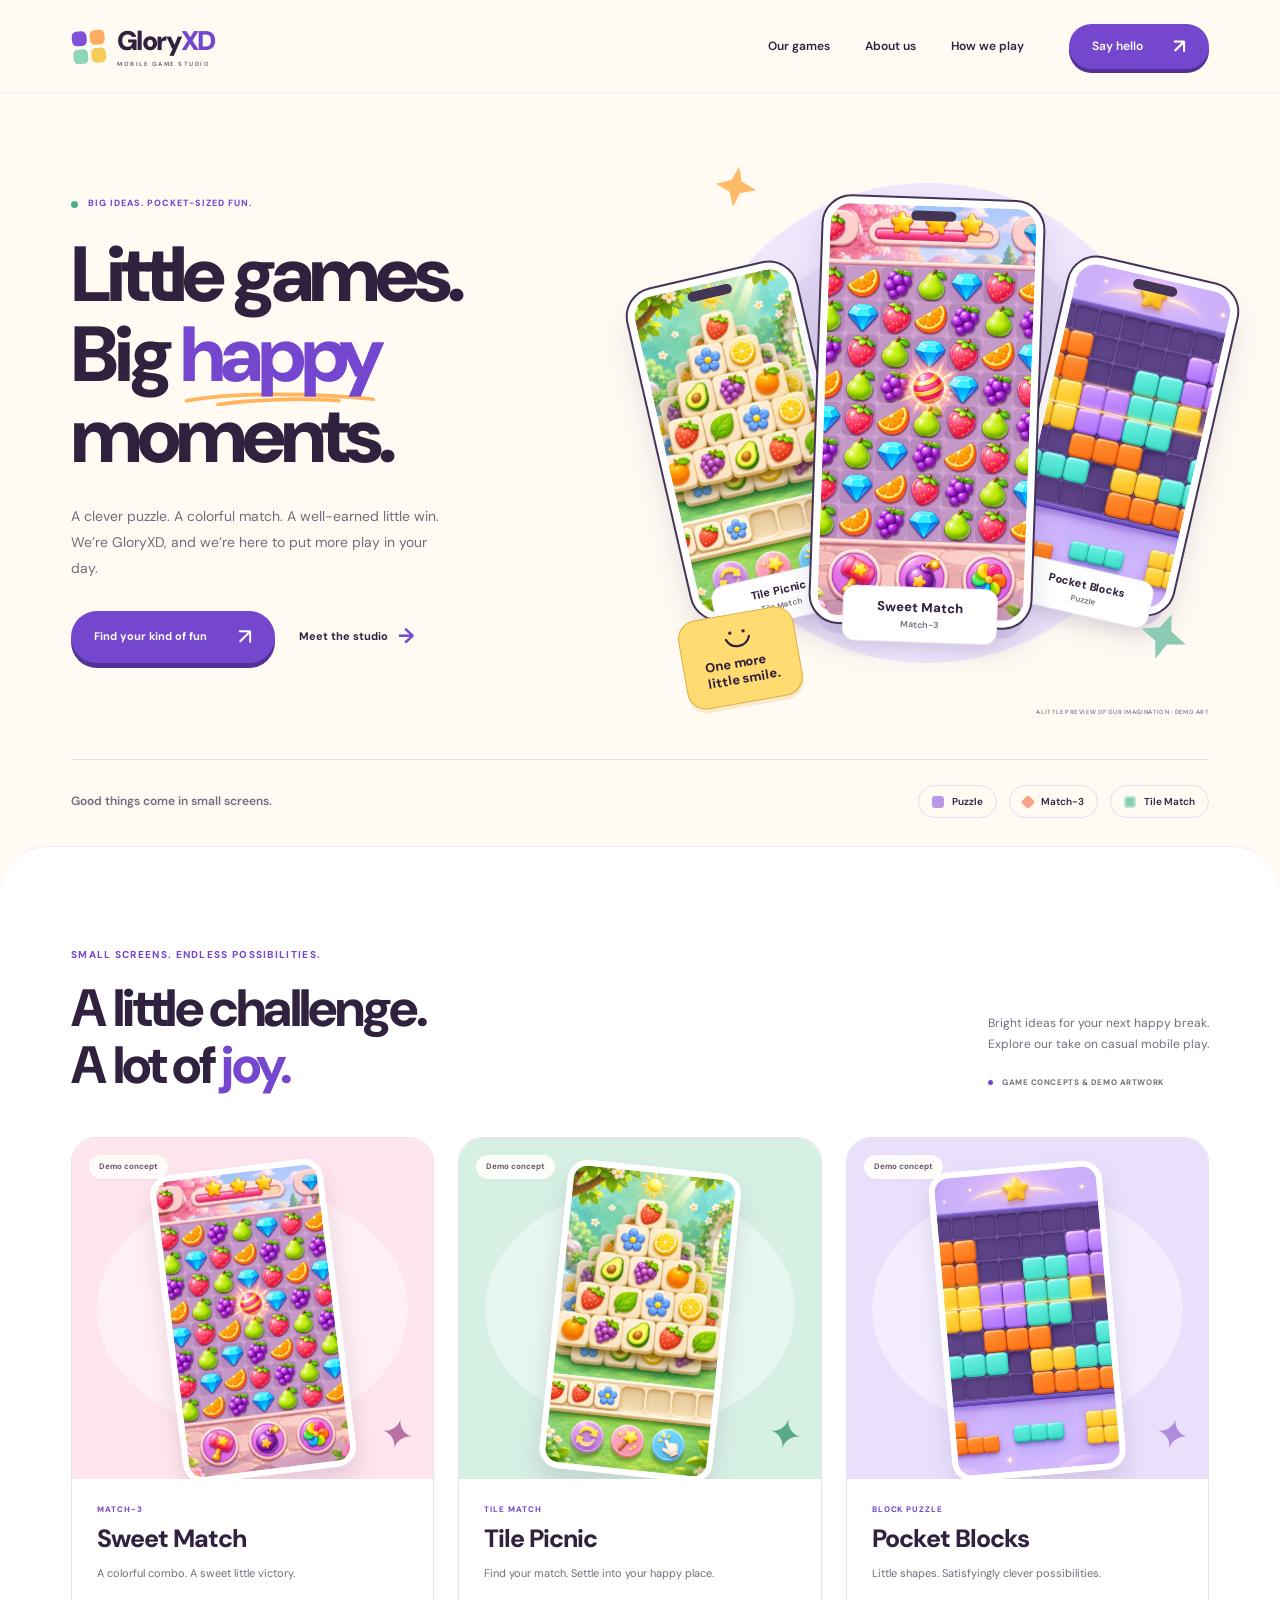
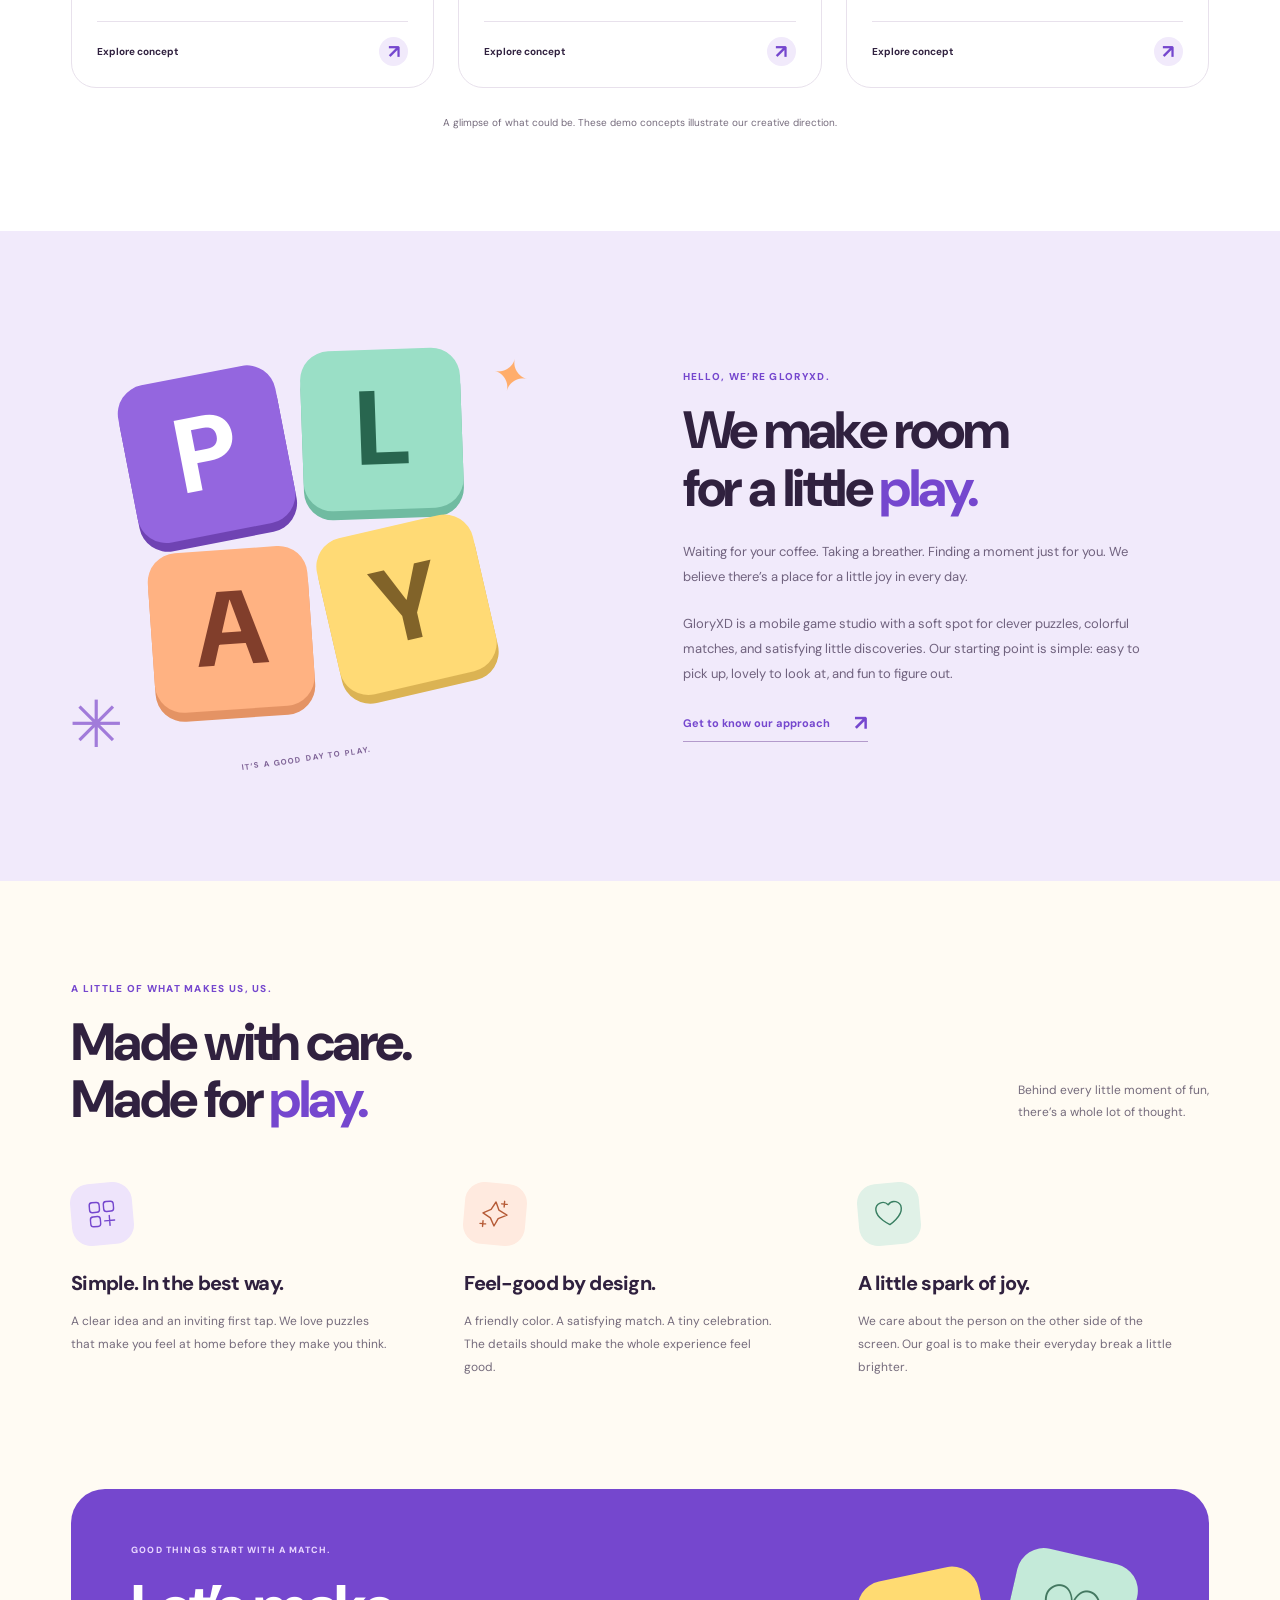
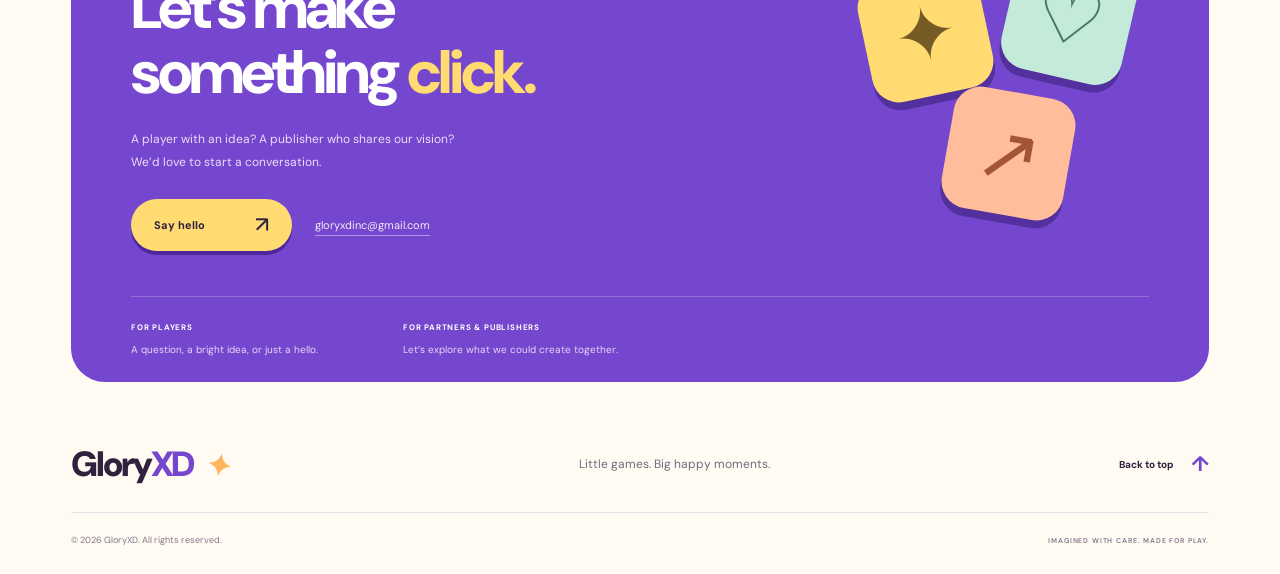
<file: index.html>
<!doctype html>
<html lang="en">
<head>
  <meta charset="utf-8">
  <meta name="viewport" content="width=device-width, initial-scale=1">
  <meta name="theme-color" content="#fffbf3">
  <meta name="description" content="GloryXD is a mobile game studio exploring the bright side of play. Discover our puzzle, match-3, and tile matching game concepts.">
  <meta property="og:type" content="website">
  <meta property="og:title" content="GloryXD — Little games. Big happy moments.">
  <meta property="og:description" content="A little challenge. A lot of joy. Meet GloryXD mobile game studio.">
  <title>GloryXD — Little games. Big happy moments.</title>
  <link rel="icon" type="image/svg+xml" href="./assets/favicon.svg">
  <link rel="preload" href="./assets/fonts/dm-sans-variable.ttf" as="font" type="font/ttf" crossorigin>
  <link rel="preload" href="./assets/images/match3-demo.webp" as="image" fetchpriority="high">
  <link rel="stylesheet" href="./styles.css">
  <script src="./site.config.js" defer></script>
  <script src="./app.js" defer></script>
</head>
<body>
  <a class="skip-link" href="#main">Skip to content</a>
  <header class="site-header">
    <div class="header-inner wrap">
      <a class="brand" href="#home" aria-label="GloryXD home">
        <svg class="brand-symbol" viewBox="0 0 44 44" fill="none" aria-hidden="true"><rect x="2" y="2" width="18" height="18" rx="6" fill="#8050db"/><rect x="24" y="2" width="18" height="18" rx="6" fill="#ffac61"/><rect x="2" y="24" width="18" height="18" rx="6" fill="#8ed5ba"/><rect x="24" y="24" width="18" height="18" rx="6" fill="#f6cc58"/></svg>
        <span class="brand-word">Glory<span>XD</span><small>MOBILE GAME STUDIO</small></span>
      </a>
      <button class="menu-toggle" type="button" aria-label="Open navigation" aria-controls="main-nav" aria-expanded="false"><span></span><span></span></button>
      <nav class="main-nav" id="main-nav" aria-label="Main navigation">
        <a href="#games">Our games</a><a href="#studio">About us</a><a href="#approach">How we play</a>
        <a class="nav-contact" href="#contact">Say hello <span aria-hidden="true">↗</span></a>
      </nav>
    </div>
  </header>

  <main id="main">
    <section class="hero" id="home" aria-labelledby="hero-title">
      <div class="hero-grid wrap">
        <div class="hero-copy">
          <p class="eyebrow hero-kicker"><span class="status-dot"></span> BIG IDEAS. POCKET-SIZED FUN.</p>
          <h1 id="hero-title">Little games.<br>Big <span class="happy-word">happy<svg viewBox="0 0 260 20" fill="none" aria-hidden="true"><path d="M5 13C65 2 170 2 254 11M47 18c51-7 116-9 161-5" stroke="currentColor" stroke-width="5" stroke-linecap="round"/></svg></span><br>moments.</h1>
          <p class="hero-description">A clever puzzle. A colorful match. A well-earned little win. We’re GloryXD, and we’re here to put more play in your day.</p>
          <div class="hero-actions"><a class="button button-primary" href="#games">Find your kind of fun <span aria-hidden="true">↗</span></a><a class="hero-about" href="#studio">Meet the studio <span aria-hidden="true">→</span></a></div>
        </div>
        <div class="hero-playground">
          <span class="hero-orbit orbit-one" aria-hidden="true"></span><span class="hero-orbit orbit-two" aria-hidden="true"></span>
          <svg class="play-star star-one" viewBox="0 0 60 60" fill="none" aria-hidden="true"><path d="m30 1 7 20 22 9-22 8-7 21-8-21L1 30l21-9L30 1Z" fill="currentColor"/></svg>
          <svg class="play-star star-two" viewBox="0 0 60 60" fill="none" aria-hidden="true"><path d="m30 1 7 20 22 9-22 8-7 21-8-21L1 30l21-9L30 1Z" fill="currentColor"/></svg>
          <figure class="phone phone-tiles"><span class="phone-camera" aria-hidden="true"></span><img src="./assets/images/tiles-demo.webp" alt="Tile matching demo with fruit tiles in a mint green garden" width="1051" height="1497"><figcaption>Tile Picnic <span>Tile Match</span></figcaption></figure>
          <figure class="phone phone-puzzle"><span class="phone-camera" aria-hidden="true"></span><img src="./assets/images/puzzle-demo.webp" alt="Block puzzle demo with colorful shapes on a lavender board" width="1086" height="1448"><figcaption>Pocket Blocks <span>Puzzle</span></figcaption></figure>
          <figure class="phone phone-match"><span class="phone-camera" aria-hidden="true"></span><img src="./assets/images/match3-demo.webp" alt="Match-3 demo with glossy fruit pieces in a candy pink garden" width="1086" height="1448" fetchpriority="high"><figcaption>Sweet Match <span>Match-3</span></figcaption></figure>
          <span class="smile-sticker" aria-hidden="true"><svg viewBox="0 0 38 25" fill="none"><circle cx="11" cy="5" r="2" fill="currentColor"/><circle cx="27" cy="5" r="2" fill="currentColor"/><path d="M5 12c5 13 23 13 28 0" stroke="currentColor" stroke-width="2.5" stroke-linecap="round"/></svg>One more<br>little smile.</span>
          <span class="art-caption">A LITTLE PREVIEW OF OUR IMAGINATION · DEMO ART</span>
        </div>
      </div>
      <div class="hero-bottom wrap"><p>Good things come in small screens.</p><div class="genre-pills"><span><i class="genre-shape shape-block" aria-hidden="true"></i>Puzzle</span><span><i class="genre-shape shape-gem" aria-hidden="true"></i>Match-3</span><span><i class="genre-shape shape-tile" aria-hidden="true"></i>Tile Match</span></div></div>
    </section>

    <section class="games section-space" id="games" aria-labelledby="games-title">
      <div class="wrap">
        <div class="section-heading"><div><p class="eyebrow">SMALL SCREENS. ENDLESS POSSIBILITIES.</p><h2 id="games-title">A little challenge.<br>A lot of <span>joy.</span></h2></div><div class="section-intro"><p>Bright ideas for your next happy break.<br>Explore our take on casual mobile play.</p><span class="demo-note"><span class="status-dot"></span> GAME CONCEPTS &amp; DEMO ARTWORK</span></div></div>
        <div class="game-grid">
          <button class="game-card card-match" type="button" data-project="match3" aria-haspopup="dialog" aria-label="Explore Sweet Match, a match-3 demo concept">
            <span class="game-art"><span class="art-circle" aria-hidden="true"></span><img src="./assets/images/match3-demo.webp" alt="A bright match-3 board filled with glossy fruit pieces" width="1086" height="1448" loading="lazy"><span class="demo-badge">Demo concept</span><span class="cover-spark" aria-hidden="true">✦</span></span>
            <span class="game-info"><span class="game-category">MATCH-3</span><span class="game-title">Sweet Match</span><span class="game-description">A colorful combo. A sweet little victory.</span><span class="game-link">Explore concept <span aria-hidden="true">↗</span></span></span>
          </button>
          <button class="game-card card-tiles" type="button" data-project="tiles" aria-haspopup="dialog" aria-label="Explore Tile Picnic, a tile matching demo concept">
            <span class="game-art"><span class="art-circle" aria-hidden="true"></span><img src="./assets/images/tiles-demo.webp" alt="Layered ivory fruit tiles with a matching tray below" width="1051" height="1497" loading="lazy"><span class="demo-badge">Demo concept</span><span class="cover-spark" aria-hidden="true">✦</span></span>
            <span class="game-info"><span class="game-category">TILE MATCH</span><span class="game-title">Tile Picnic</span><span class="game-description">Find your match. Settle into your happy place.</span><span class="game-link">Explore concept <span aria-hidden="true">↗</span></span></span>
          </button>
          <button class="game-card card-puzzle" type="button" data-project="puzzle" aria-haspopup="dialog" aria-label="Explore Pocket Blocks, a block puzzle demo concept">
            <span class="game-art"><span class="art-circle" aria-hidden="true"></span><img src="./assets/images/puzzle-demo.webp" alt="Colorful block shapes arranged on a purple puzzle grid" width="1086" height="1448" loading="lazy"><span class="demo-badge">Demo concept</span><span class="cover-spark" aria-hidden="true">✦</span></span>
            <span class="game-info"><span class="game-category">BLOCK PUZZLE</span><span class="game-title">Pocket Blocks</span><span class="game-description">Little shapes. Satisfyingly clever possibilities.</span><span class="game-link">Explore concept <span aria-hidden="true">↗</span></span></span>
          </button>
        </div>
        <p class="games-footnote">A glimpse of what could be. These demo concepts illustrate our creative direction.</p>
      </div>
    </section>

    <section class="studio section-space" id="studio" aria-labelledby="studio-title">
      <div class="studio-grid wrap">
        <div class="studio-visual" aria-hidden="true"><span class="visual-small-star">✦</span><div class="letter-tiles"><span>P</span><span>L</span><span>A</span><span>Y</span></div><span class="visual-caption">IT’S A GOOD DAY TO PLAY.</span><span class="visual-big-star">✳</span></div>
        <div class="studio-copy"><p class="eyebrow">HELLO, WE’RE GLORYXD.</p><h2 id="studio-title">We make room<br>for a little <span>play.</span></h2><p>Waiting for your coffee. Taking a breather. Finding a moment just for you. We believe there’s a place for a little joy in every day.</p><p>GloryXD is a mobile game studio with a soft spot for clever puzzles, colorful matches, and satisfying little discoveries. Our starting point is simple: easy to pick up, lovely to look at, and fun to figure out.</p><a class="text-link" href="#approach">Get to know our approach <span aria-hidden="true">↗</span></a></div>
      </div>
    </section>

    <section class="approach section-space wrap" id="approach" aria-labelledby="approach-title">
      <div class="section-heading"><div><p class="eyebrow">A LITTLE OF WHAT MAKES US, US.</p><h2 id="approach-title">Made with care.<br>Made for <span>play.</span></h2></div><p class="section-intro approach-intro">Behind every little moment of fun,<br>there’s a whole lot of thought.</p></div>
      <div class="principles">
        <article class="principle"><span class="principle-icon icon-purple" aria-hidden="true"><svg viewBox="0 0 48 48" fill="none"><rect x="7" y="7" width="14" height="14" rx="4"/><rect x="27" y="7" width="14" height="14" rx="4"/><rect x="7" y="27" width="14" height="14" rx="4"/><path d="M27 34h14m-7-7v14"/></svg></span><h3>Simple. In the best way.</h3><p>A clear idea and an inviting first tap. We love puzzles that make you feel at home before they make you think.</p></article>
        <article class="principle"><span class="principle-icon icon-coral" aria-hidden="true"><svg viewBox="0 0 48 48" fill="none"><path d="m24 7 5 11 12 6-12 6-5 11-6-11-11-6 11-6 6-11Z"/><path d="M36 5v8m-4-4h8M8 35v8m-4-4h8"/></svg></span><h3>Feel-good by design.</h3><p>A friendly color. A satisfying match. A tiny celebration. The details should make the whole experience feel good.</p></article>
        <article class="principle"><span class="principle-icon icon-mint" aria-hidden="true"><svg viewBox="0 0 48 48" fill="none"><path d="M24 39S6 29 6 17a10 10 0 0 1 18-6 10 10 0 0 1 18 6c0 12-18 22-18 22Z"/></svg></span><h3>A little spark of joy.</h3><p>We care about the person on the other side of the screen. Our goal is to make their everyday break a little brighter.</p></article>
      </div>
    </section>

    <section class="contact wrap" id="contact" aria-labelledby="contact-title">
      <div class="contact-main"><div class="contact-copy"><p class="eyebrow">GOOD THINGS START WITH A MATCH.</p><h2 id="contact-title">Let’s make<br>something <span>click.</span></h2><p>A player with an idea? A publisher who shares our vision?<br>We’d love to start a conversation.</p><a class="button button-yellow" href="mailto:gloryxdinc@gmail.com?subject=Let%E2%80%99s%20talk%20%E2%80%94%20GloryXD" data-inquiry-link>Say hello <span aria-hidden="true">↗</span></a><a class="contact-email" href="mailto:gloryxdinc@gmail.com" data-email-link data-email-text>gloryxdinc@gmail.com</a></div><div class="contact-tiles" aria-hidden="true"><span>✦</span><span>♡</span><span>↗</span></div></div>
      <div class="contact-bottom"><p><span>FOR PLAYERS</span> A question, a bright idea, or just a hello.</p><p><span>FOR PARTNERS &amp; PUBLISHERS</span> Let’s explore what we could create together.</p></div>
    </section>
  </main>

  <footer class="footer wrap"><div class="footer-top"><a class="footer-brand" href="#home" aria-label="GloryXD, back to top">Glory<span>XD</span><span class="footer-dot" aria-hidden="true">✦</span></a><p>Little games. Big happy moments.</p><a class="back-top" href="#home">Back to top <span aria-hidden="true">↑</span></a></div><div class="footer-bottom"><p>© <span id="year">2026</span> GloryXD. All rights reserved.</p><span>IMAGINED WITH CARE. MADE FOR PLAY.</span></div></footer>

  <dialog class="project-dialog" id="project-dialog" aria-labelledby="dialog-title" aria-describedby="dialog-description">
    <button class="dialog-close" type="button" aria-label="Close project details" autofocus>×</button>
    <div class="dialog-art"><img id="dialog-image" src="./assets/images/match3-demo.webp" alt="" width="1086" height="1448"></div>
    <div class="dialog-content"><p class="eyebrow" id="dialog-category"></p><h2 id="dialog-title"></h2><p id="dialog-description"></p><ul class="dialog-tags" id="dialog-tags" aria-label="Concept themes"></ul><div class="dialog-foot"><p>Demo concept &amp; illustrative artwork.<br>A look at our creative direction.</p><a class="text-link" href="mailto:gloryxdinc@gmail.com?subject=Project%20inquiry%20%E2%80%94%20GloryXD" id="dialog-inquiry">Talk to the studio <span aria-hidden="true">↗</span></a></div></div>
  </dialog>
</body>
</html>
</file>
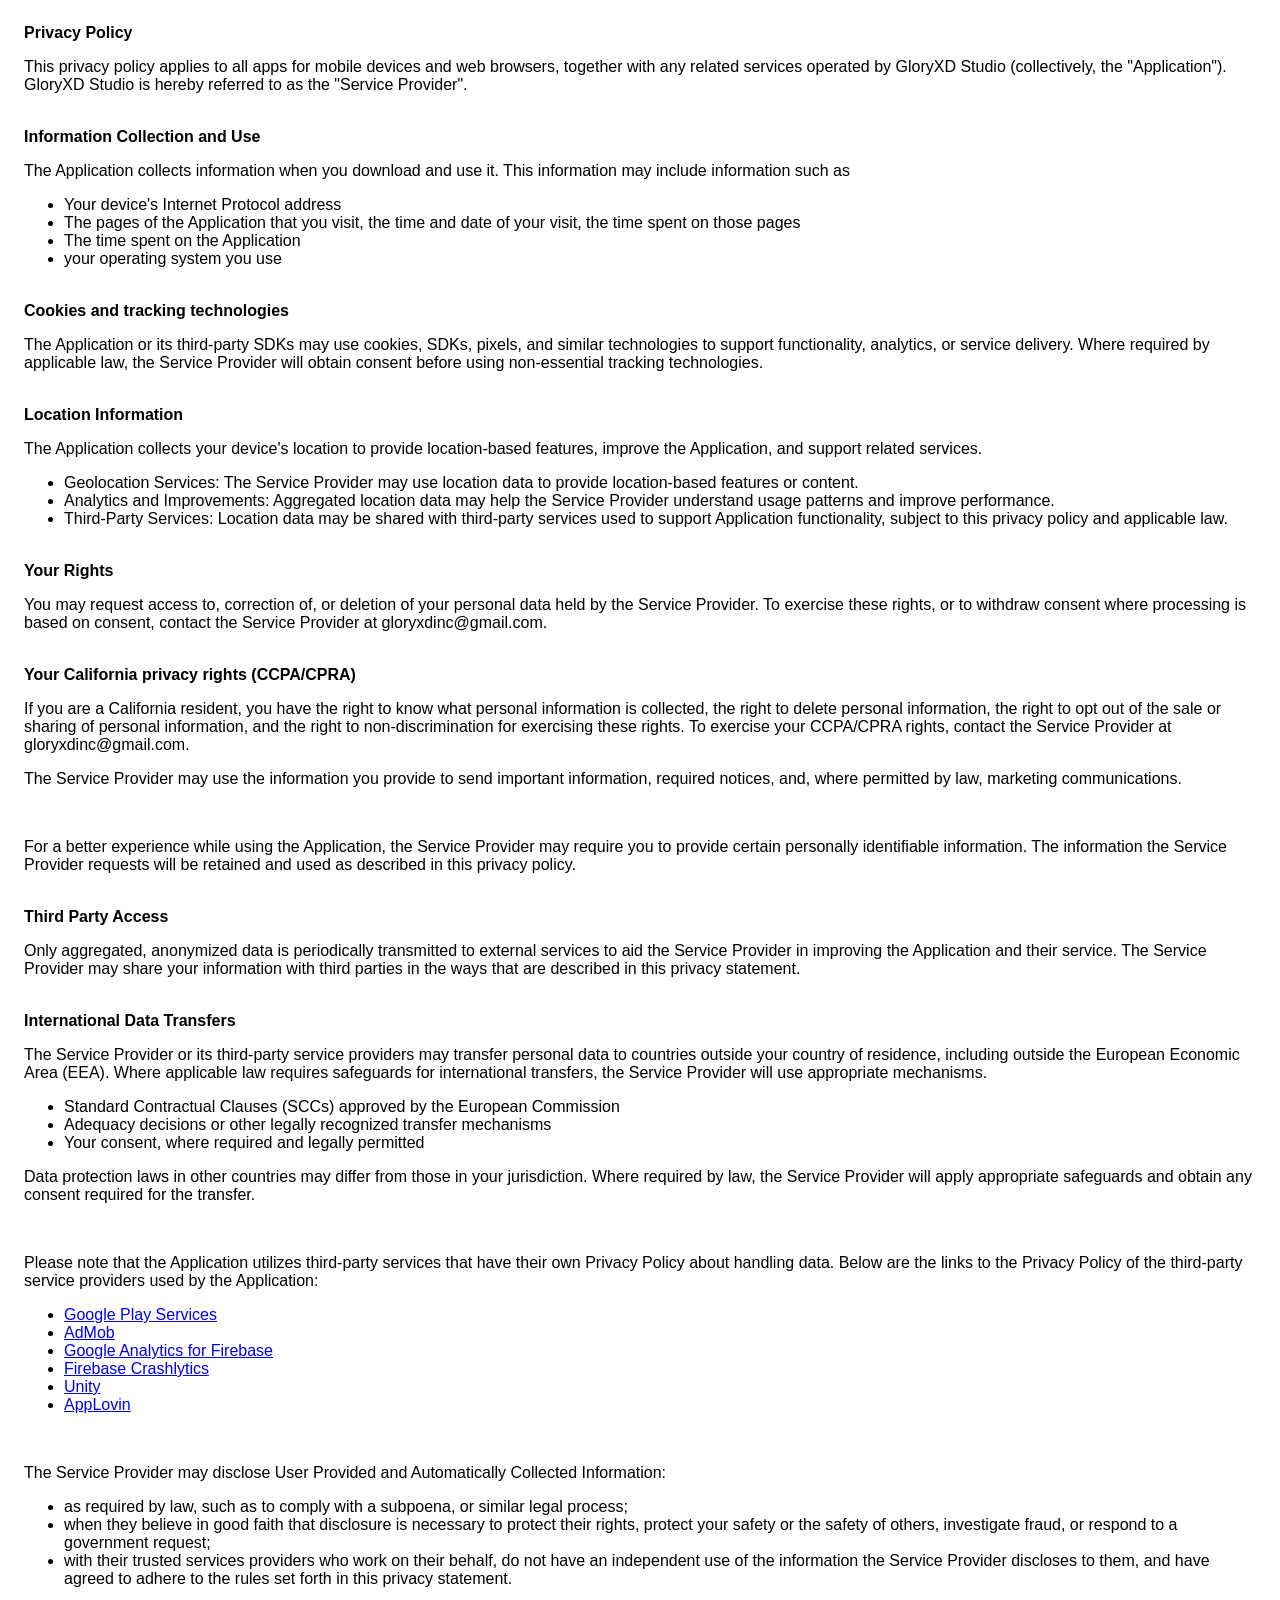
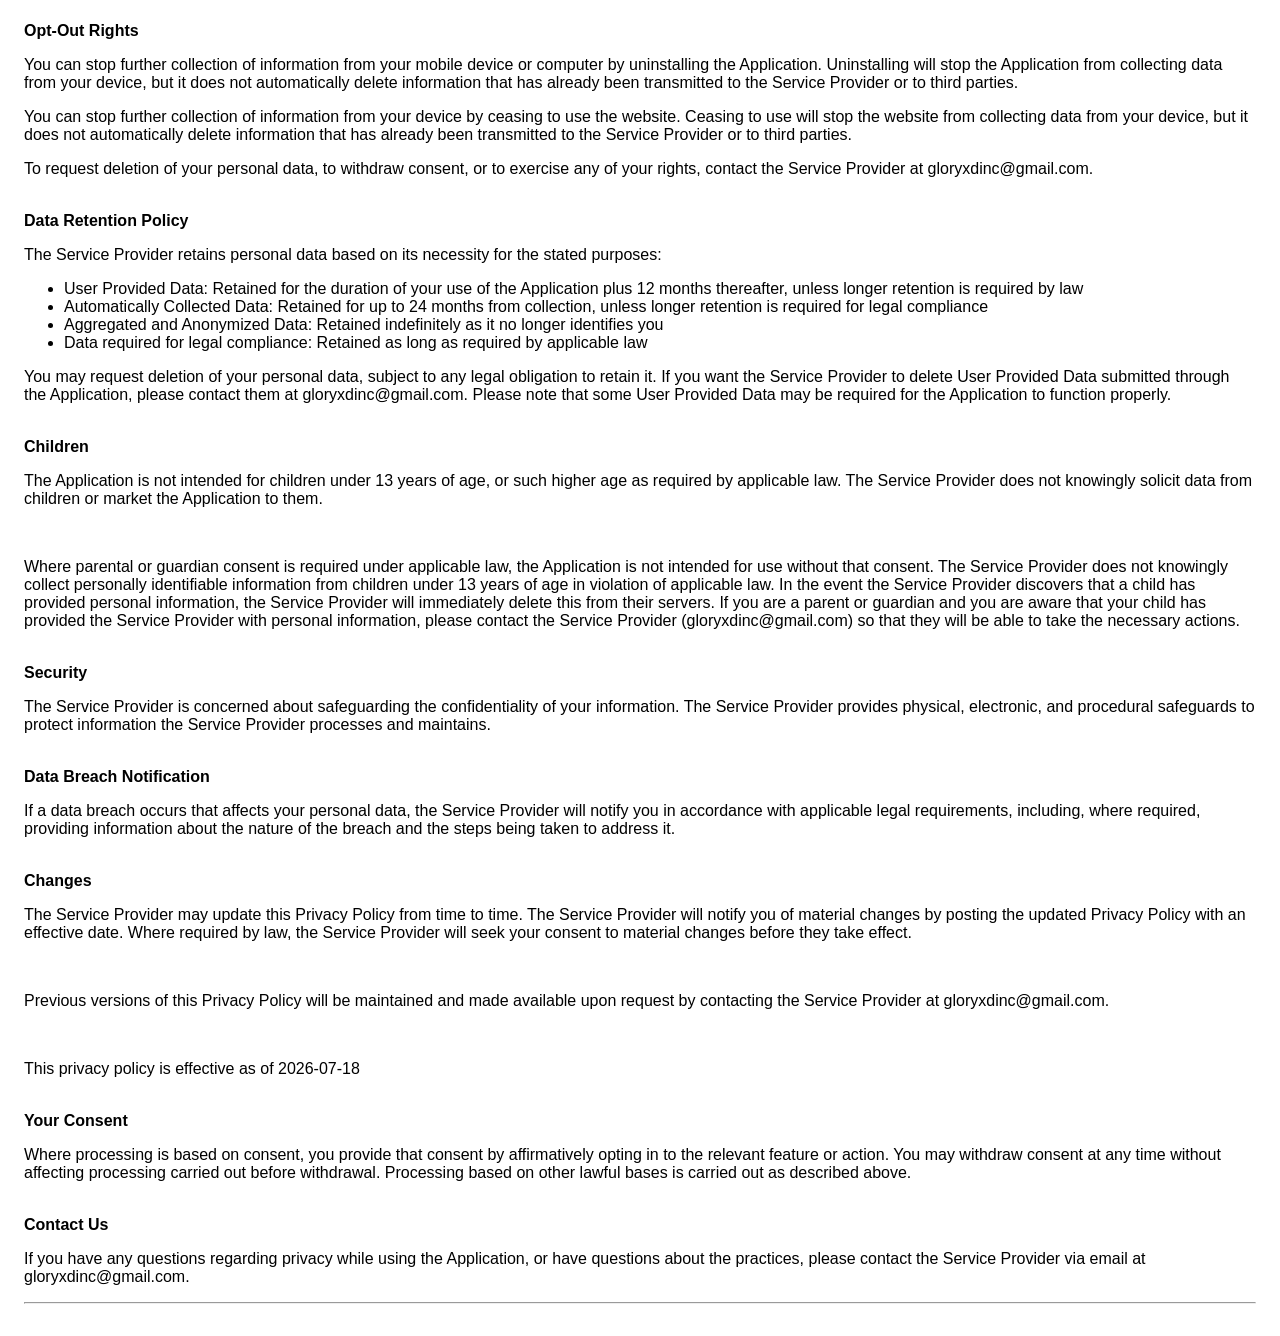
<file: privacy.html>
<!DOCTYPE html>
    <html>
    <head>
      <meta charset='utf-8'>
      <meta name='viewport' content='width=device-width'>
      <title>Privacy Policy</title>
      <style> body { font-family: 'Helvetica Neue', Helvetica, Arial, sans-serif; padding:1em; } </style>
    </head>
    <body>
    <strong>Privacy Policy</strong><p>This privacy policy applies to all apps for mobile devices and web browsers, together with any related services operated by GloryXD Studio (collectively, the "Application"). GloryXD Studio is hereby referred to as the "Service Provider".</p><br><strong>Information Collection and Use</strong><p>The Application collects information when you download and use it. This information may include information such as</p><ul><li>Your device's Internet Protocol address</li><li>The pages of the Application that you visit, the time and date of your visit, the time spent on those pages</li><li>The time spent on the Application</li><li>your operating system you use</li></ul><p></p><br><strong>Cookies and tracking technologies</strong><p>The Application or its third-party SDKs may use cookies, SDKs, pixels, and similar technologies to support functionality, analytics, or service delivery. Where required by applicable law, the Service Provider will obtain consent before using non-essential tracking technologies.</p><div><br><strong>Location Information</strong><p>The Application collects your device's location to provide location-based features, improve the Application, and support related services.</p><ul><li>Geolocation Services: The Service Provider may use location data to provide location-based features or content.</li><li>Analytics and Improvements: Aggregated location data may help the Service Provider understand usage patterns and improve performance.</li><li>Third-Party Services: Location data may be shared with third-party services used to support Application functionality, subject to this privacy policy and applicable law.</li></ul></div><br><strong>Your Rights</strong><p>You may request access to, correction of, or deletion of your personal data held by the Service Provider. To exercise these rights, or to withdraw consent where processing is based on consent, contact the Service Provider at gloryxdinc@gmail.com.</p><br><strong>Your California privacy rights (CCPA/CPRA)</strong><p>If you are a California resident, you have the right to know what personal information is collected, the right to delete personal information, the right to opt out of the sale or sharing of personal information, and the right to non-discrimination for exercising these rights. To exercise your CCPA/CPRA rights, contact the Service Provider at gloryxdinc@gmail.com.</p><!----><p>The Service Provider may use the information you provide to send important information, required notices, and, where permitted by law, marketing communications.</p><br><p>For a better experience while using the Application, the Service Provider may require you to provide certain personally identifiable information. The information the Service Provider requests will be retained and used as described in this privacy policy.</p><br><strong>Third Party Access</strong><p>Only aggregated, anonymized data is periodically transmitted to external services to aid the Service Provider in improving the Application and their service. The Service Provider may share your information with third parties in the ways that are described in this privacy statement.</p><br><strong>International Data Transfers</strong><p>The Service Provider or its third-party service providers may transfer personal data to countries outside your country of residence, including outside the European Economic Area (EEA). Where applicable law requires safeguards for international transfers, the Service Provider will use appropriate mechanisms.</p><ul><li>Standard Contractual Clauses (SCCs) approved by the European Commission</li><li>Adequacy decisions or other legally recognized transfer mechanisms</li><li>Your consent, where required and legally permitted</li></ul><p>Data protection laws in other countries may differ from those in your jurisdiction. Where required by law, the Service Provider will apply appropriate safeguards and obtain any consent required for the transfer.</p><div><br><p>Please note that the Application utilizes third-party services that have their own Privacy Policy about handling data. Below are the links to the Privacy Policy of the third-party service providers used by the Application:</p><ul><li><a href="https://www.google.com/policies/privacy/" target="_blank" rel="noopener noreferrer">Google Play Services</a></li><li><a href="https://policies.google.com/technologies/partner-sites" target="_blank" rel="noopener noreferrer">AdMob</a></li><li><a href="https://firebase.google.com/support/privacy" target="_blank" rel="noopener noreferrer">Google Analytics for Firebase</a></li><li><a href="https://firebase.google.com/support/privacy/" target="_blank" rel="noopener noreferrer">Firebase Crashlytics</a></li><li><a href="https://unity3d.com/legal/privacy-policy" target="_blank" rel="noopener noreferrer">Unity</a></li><li><a href="https://www.applovin.com/privacy/" target="_blank" rel="noopener noreferrer">AppLovin</a></li></ul></div><br><p>The Service Provider may disclose User Provided and Automatically Collected Information:</p><ul><li>as required by law, such as to comply with a subpoena, or similar legal process;</li><li>when they believe in good faith that disclosure is necessary to protect their rights, protect your safety or the safety of others, investigate fraud, or respond to a government request;</li><li>with their trusted services providers who work on their behalf, do not have an independent use of the information the Service Provider discloses to them, and have agreed to adhere to the rules set forth in this privacy statement.</li></ul><p></p><br><strong>Opt-Out Rights</strong><div><p>You can stop further collection of information from your mobile device or computer by uninstalling the Application. Uninstalling will stop the Application from collecting data from your device, but it does not automatically delete information that has already been transmitted to the Service Provider or to third parties.</p></div><div><p>You can stop further collection of information from your device by ceasing to use the website. Ceasing to use will stop the website from collecting data from your device, but it does not automatically delete information that has already been transmitted to the Service Provider or to third parties.</p></div><p>To request deletion of your personal data, to withdraw consent, or to exercise any of your rights, contact the Service Provider at gloryxdinc@gmail.com.</p><br><strong>Data Retention Policy</strong><p>The Service Provider retains personal data based on its necessity for the stated purposes:</p><ul><li>User Provided Data: Retained for the duration of your use of the Application plus 12 months thereafter, unless longer retention is required by law</li><li>Automatically Collected Data: Retained for up to 24 months from collection, unless longer retention is required for legal compliance</li><li>Aggregated and Anonymized Data: Retained indefinitely as it no longer identifies you</li><li>Data required for legal compliance: Retained as long as required by applicable law</li></ul><p>You may request deletion of your personal data, subject to any legal obligation to retain it. If you want the Service Provider to delete User Provided Data submitted through the Application, please contact them at gloryxdinc@gmail.com. Please note that some User Provided Data may be required for the Application to function properly.</p><!----><br><strong>Children</strong><p>The Application is not intended for children under 13 years of age, or such higher age as required by applicable law. The Service Provider does not knowingly solicit data from children or market the Application to them.</p><div><br><p>Where parental or guardian consent is required under applicable law, the Application is not intended for use without that consent. The Service Provider does not knowingly collect personally identifiable information from children under 13 years of age in violation of applicable law. In the event the Service Provider discovers that a child has provided personal information, the Service Provider will immediately delete this from their servers. If you are a parent or guardian and you are aware that your child has provided the Service Provider with personal information, please contact the Service Provider (gloryxdinc@gmail.com) so that they will be able to take the necessary actions.</p></div><br><strong>Security</strong><p>The Service Provider is concerned about safeguarding the confidentiality of your information. The Service Provider provides physical, electronic, and procedural safeguards to protect information the Service Provider processes and maintains.</p><br><strong>Data Breach Notification</strong><p>If a data breach occurs that affects your personal data, the Service Provider will notify you in accordance with applicable legal requirements, including, where required, providing information about the nature of the breach and the steps being taken to address it.</p><br><strong>Changes</strong><p>The Service Provider may update this Privacy Policy from time to time. The Service Provider will notify you of material changes by posting the updated Privacy Policy with an effective date. Where required by law, the Service Provider will seek your consent to material changes before they take effect.</p><br><p>Previous versions of this Privacy Policy will be maintained and made available upon request by contacting the Service Provider at gloryxdinc@gmail.com.</p><br><p>This privacy policy is effective as of 2026-07-18</p><br><strong>Your Consent</strong><p>Where processing is based on consent, you provide that consent by affirmatively opting in to the relevant feature or action. You may withdraw consent at any time without affecting processing carried out before withdrawal. Processing based on other lawful bases is carried out as described above.</p><br><strong>Contact Us</strong><p>If you have any questions regarding privacy while using the Application, or have questions about the practices, please contact the Service Provider via email at gloryxdinc@gmail.com.</p><hr>
    </body>
    </html>
</file>
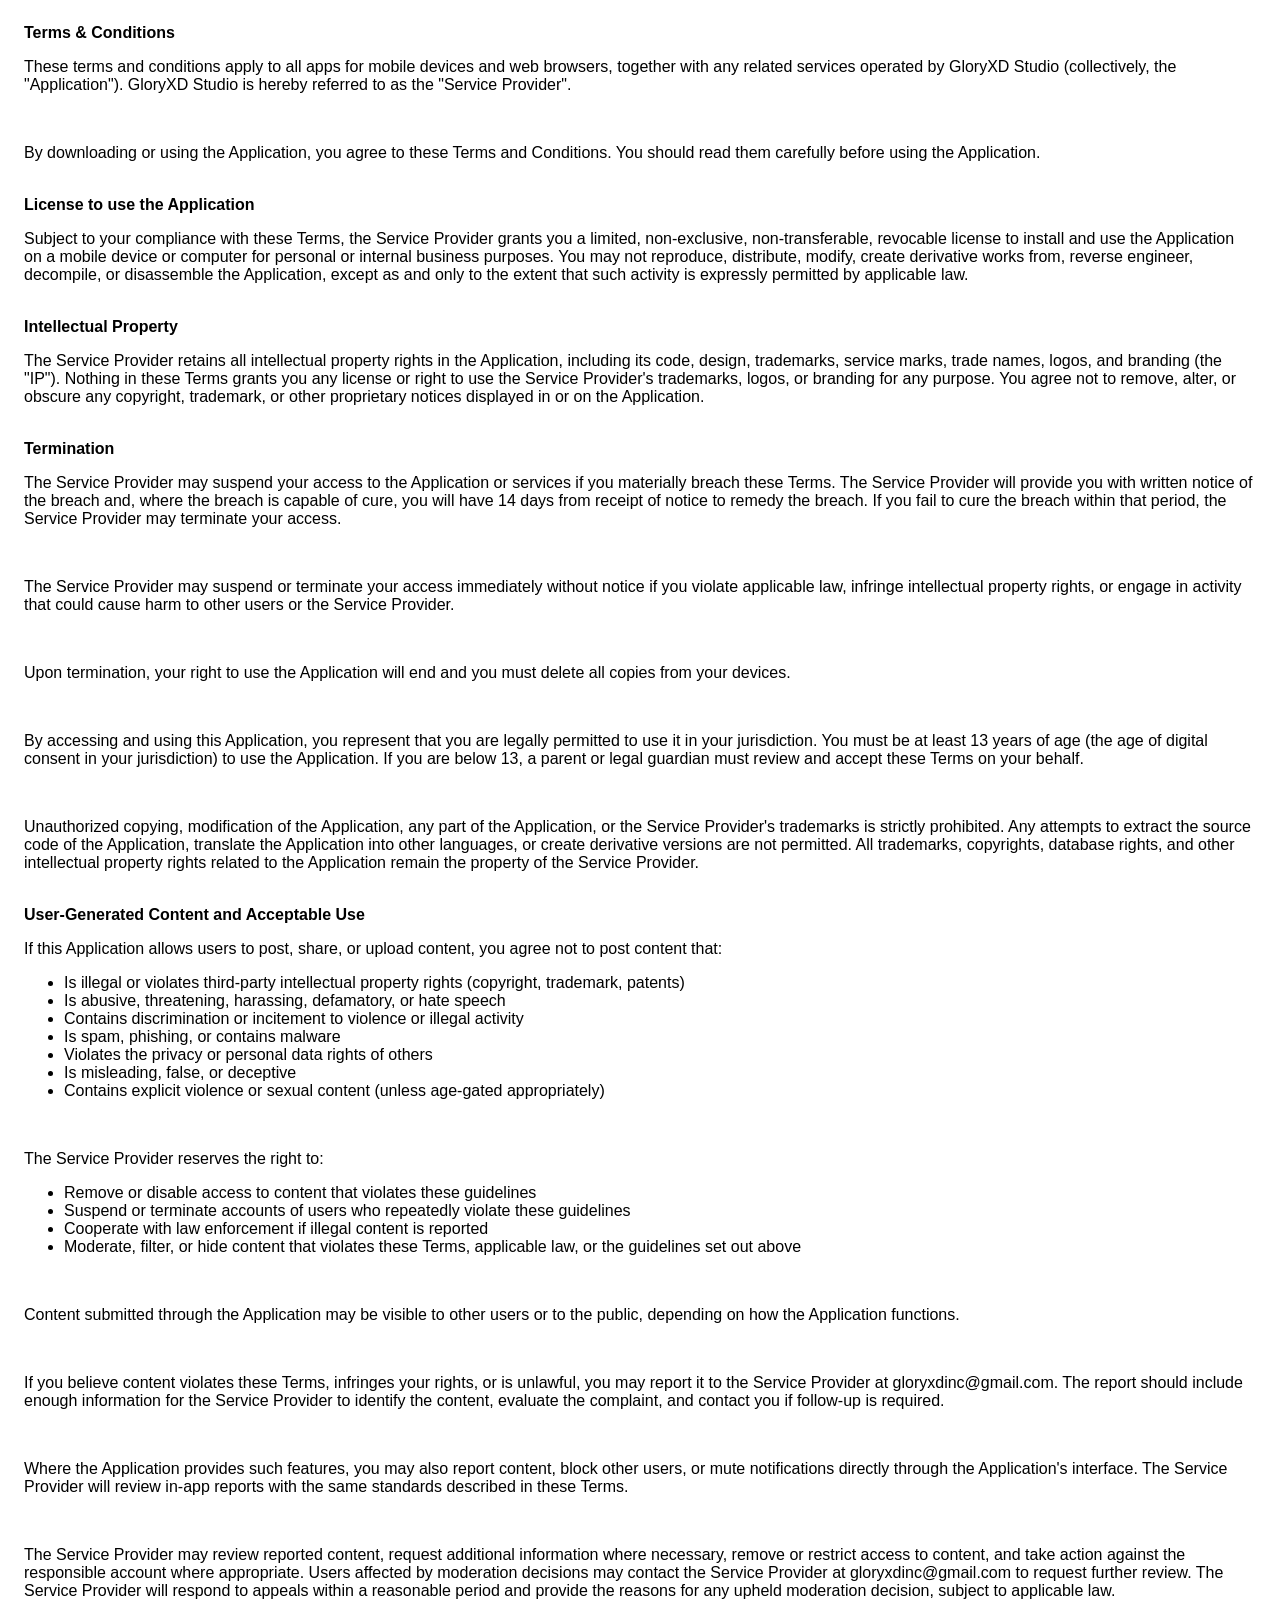
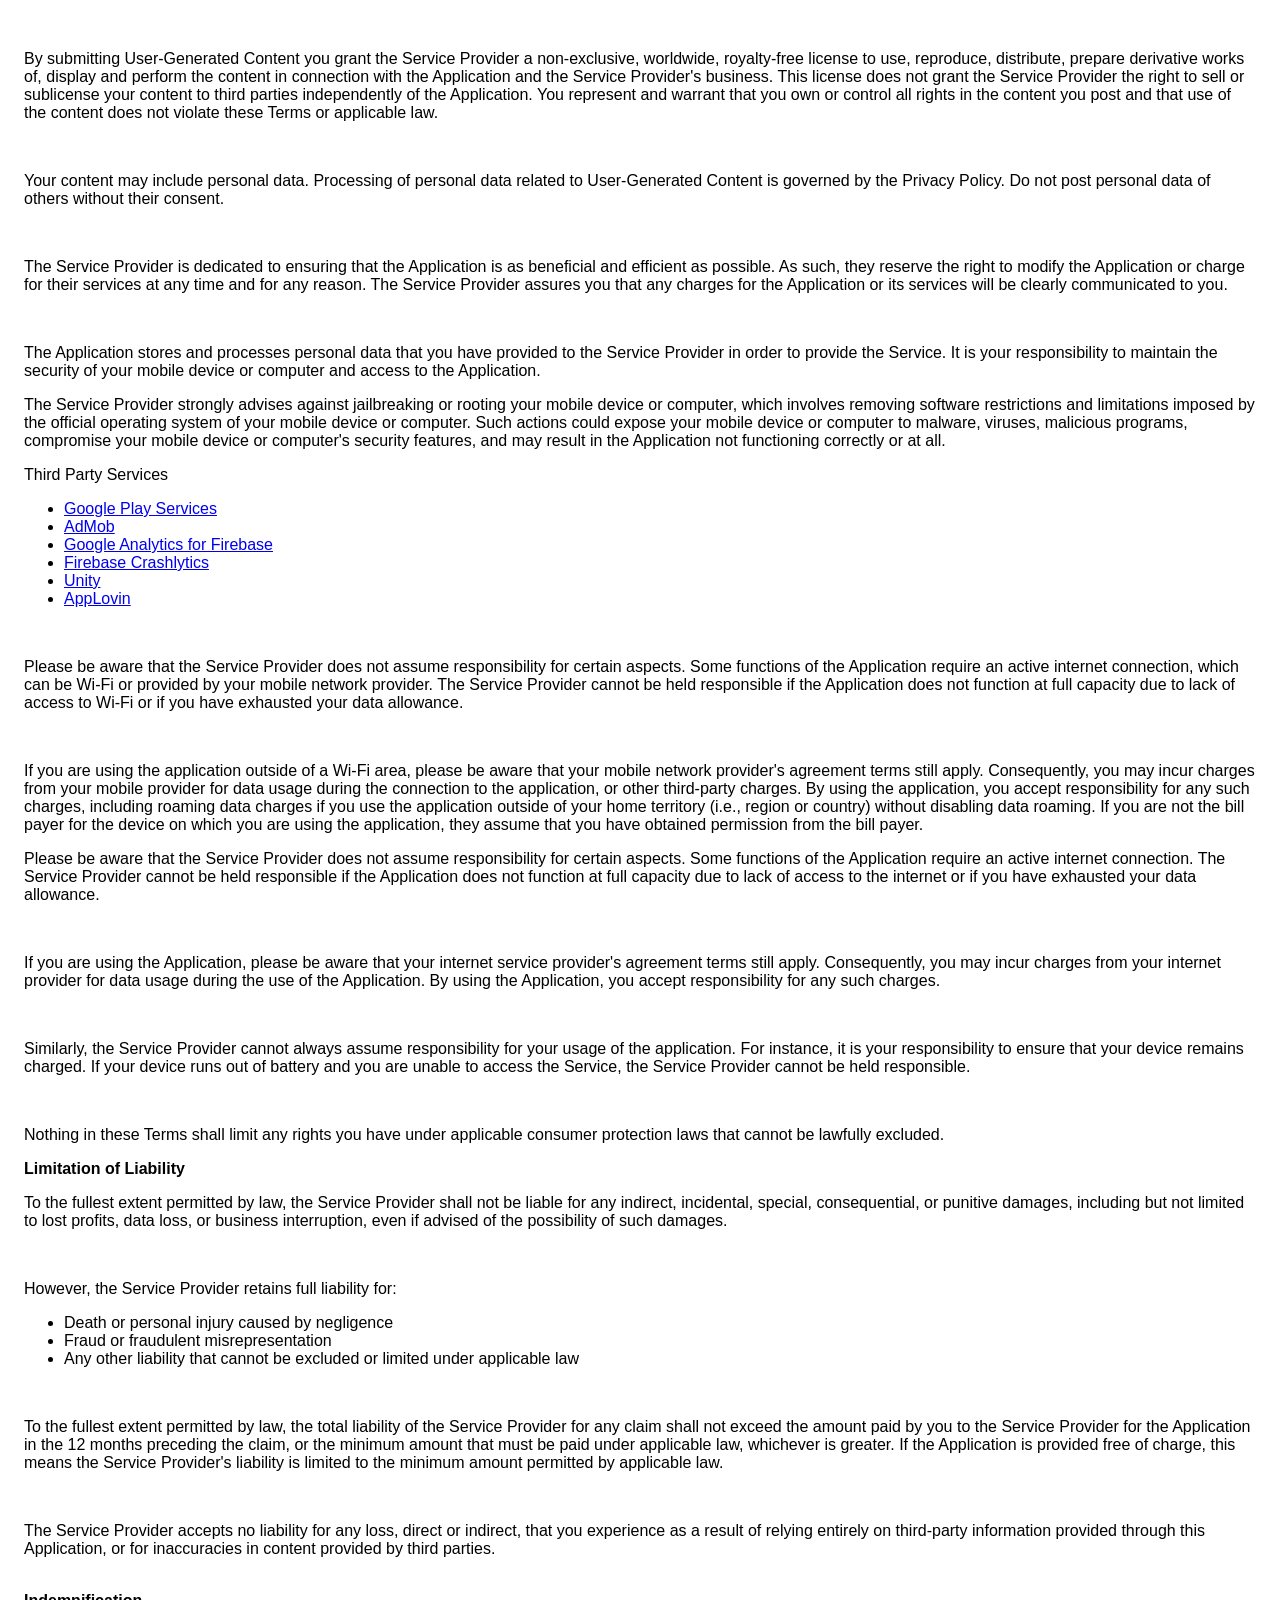
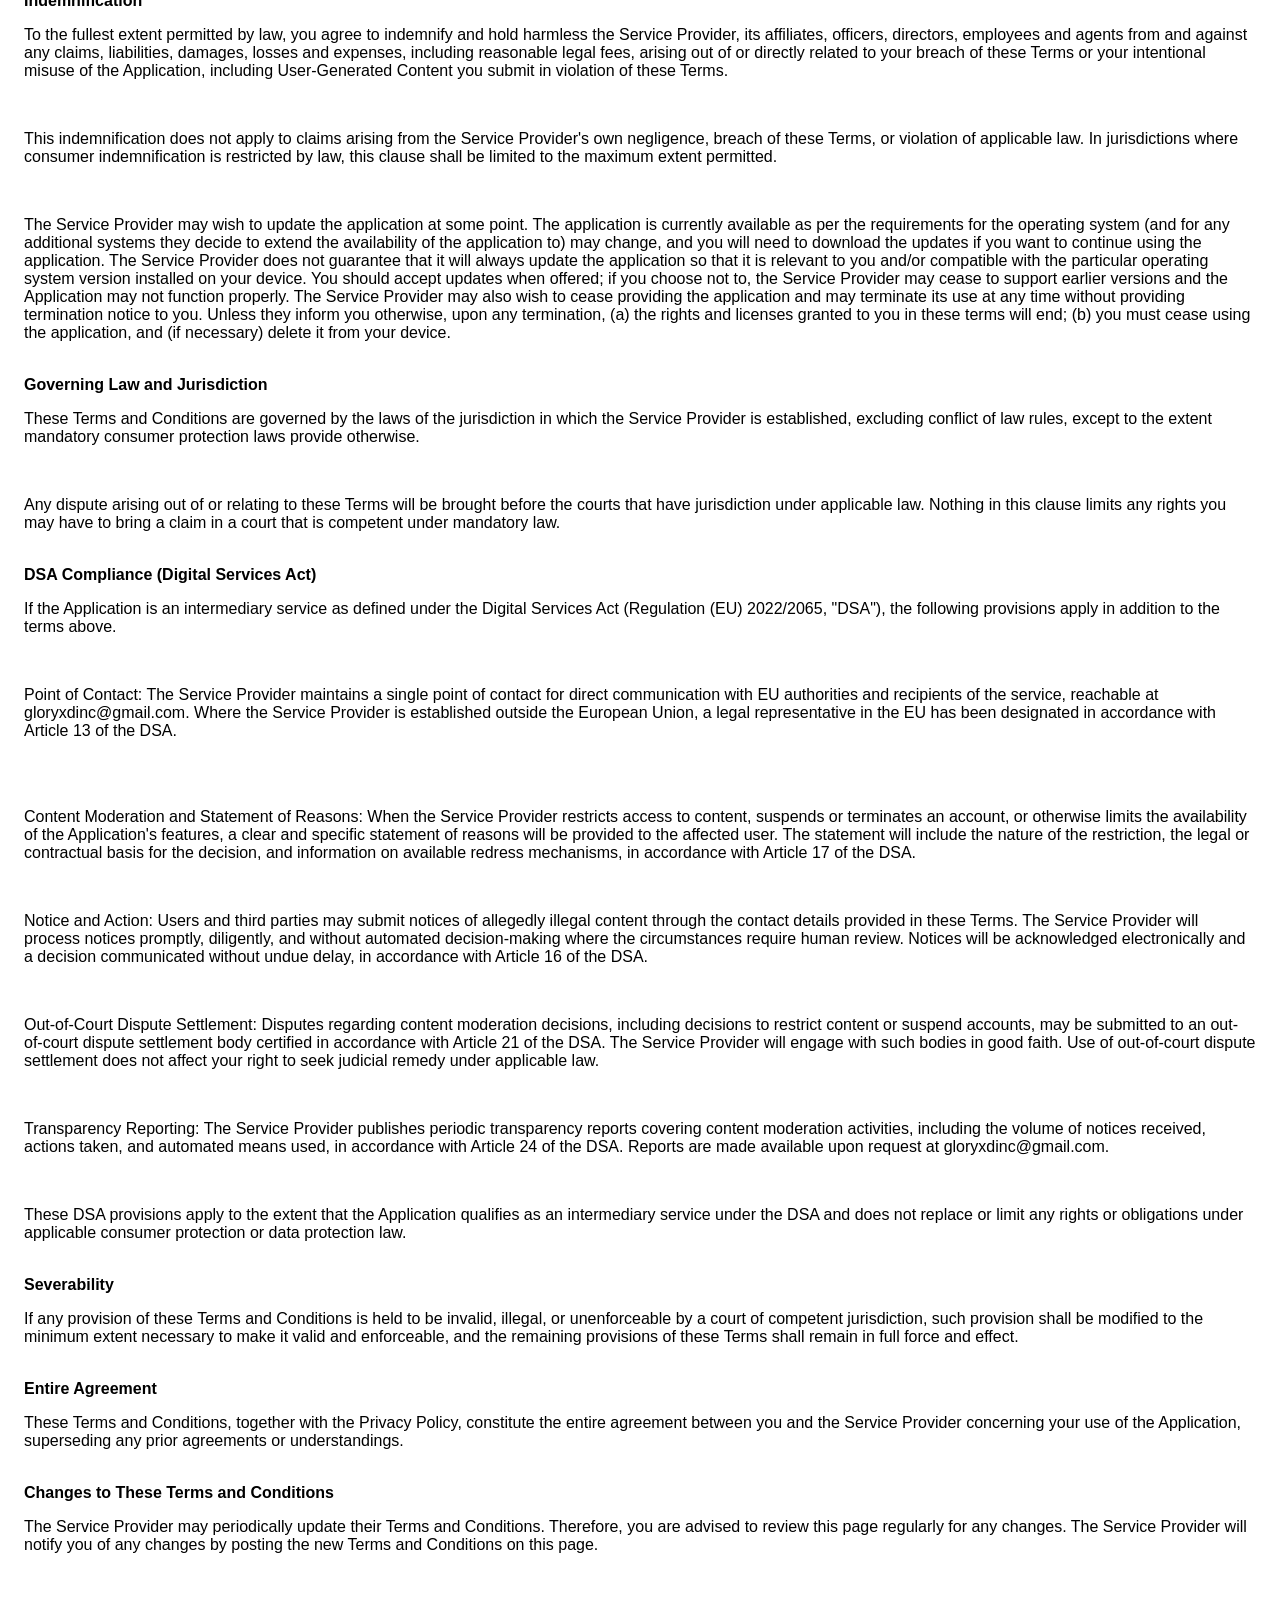
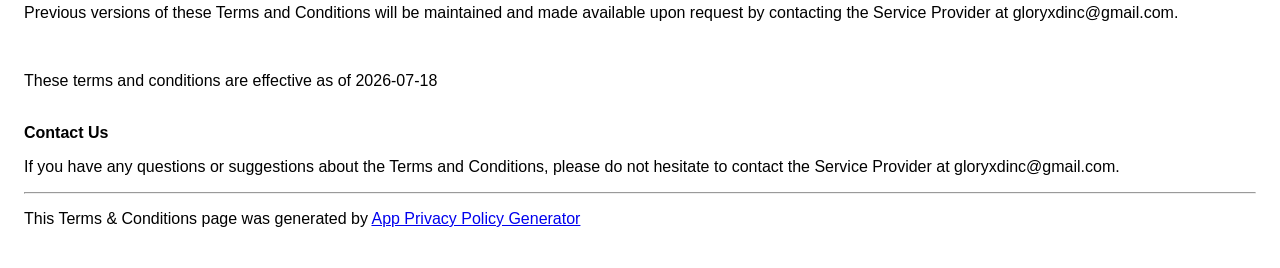
<file: terms.html>
<!DOCTYPE html>
    <html>
    <head>
      <meta charset='utf-8'>
      <meta name='viewport' content='width=device-width'>
      <title>Terms &amp; Conditions</title>
      <style> body { font-family: 'Helvetica Neue', Helvetica, Arial, sans-serif; padding:1em; } </style>
    </head>
    <body>
    <strong>Terms &amp; Conditions</strong><br><p>These terms and conditions apply to all apps for mobile devices and web browsers, together with any related services operated by GloryXD Studio (collectively, the "Application"). GloryXD Studio is hereby referred to as the "Service Provider".</p><br><p>By downloading or using the Application, you agree to these Terms and Conditions. You should read them carefully before using the Application.</p><br><div><strong>License to use the Application</strong><p>Subject to your compliance with these Terms, the Service Provider grants you a limited, non-exclusive, non-transferable, revocable license to install and use the Application on a mobile device or computer for personal or internal business purposes. You may not reproduce, distribute, modify, create derivative works from, reverse engineer, decompile, or disassemble the Application, except as and only to the extent that such activity is expressly permitted by applicable law.</p></div><br><strong>Intellectual Property</strong><p>The Service Provider retains all intellectual property rights in the Application, including its code, design, trademarks, service marks, trade names, logos, and branding (the "IP"). Nothing in these Terms grants you any license or right to use the Service Provider's trademarks, logos, or branding for any purpose. You agree not to remove, alter, or obscure any copyright, trademark, or other proprietary notices displayed in or on the Application.</p><br><strong>Termination</strong><p>The Service Provider may suspend your access to the Application or services if you materially breach these Terms. The Service Provider will provide you with written notice of the breach and, where the breach is capable of cure, you will have 14 days from receipt of notice to remedy the breach. If you fail to cure the breach within that period, the Service Provider may terminate your access.</p><br><p>The Service Provider may suspend or terminate your access immediately without notice if you violate applicable law, infringe intellectual property rights, or engage in activity that could cause harm to other users or the Service Provider.</p><br><p>Upon termination, your right to use the Application will end and you must delete all copies from your devices.</p><br><p>By accessing and using this Application, you represent that you are legally permitted to use it in your jurisdiction. You must be at least 13 years of age (the age of digital consent in your jurisdiction) to use the Application. If you are below 13, a parent or legal guardian must review and accept these Terms on your behalf.</p><div><br><p>Unauthorized copying, modification of the Application, any part of the Application, or the Service Provider's trademarks is strictly prohibited. Any attempts to extract the source code of the Application, translate the Application into other languages, or create derivative versions are not permitted. All trademarks, copyrights, database rights, and other intellectual property rights related to the Application remain the property of the Service Provider.</p></div><br><strong>User-Generated Content and Acceptable Use</strong><p>If this Application allows users to post, share, or upload content, you agree not to post content that:</p><ul><li>Is illegal or violates third-party intellectual property rights (copyright, trademark, patents)</li><li>Is abusive, threatening, harassing, defamatory, or hate speech</li><li>Contains discrimination or incitement to violence or illegal activity</li><li>Is spam, phishing, or contains malware</li><li>Violates the privacy or personal data rights of others</li><li>Is misleading, false, or deceptive</li><li>Contains explicit violence or sexual content (unless age-gated appropriately)</li></ul><br><p>The Service Provider reserves the right to:</p><ul><li>Remove or disable access to content that violates these guidelines</li><li>Suspend or terminate accounts of users who repeatedly violate these guidelines</li><li>Cooperate with law enforcement if illegal content is reported</li><li>Moderate, filter, or hide content that violates these Terms, applicable law, or the guidelines set out above</li></ul><br><p>Content submitted through the Application may be visible to other users or to the public, depending on how the Application functions.</p><br><p>If you believe content violates these Terms, infringes your rights, or is unlawful, you may report it to the Service Provider at gloryxdinc@gmail.com. The report should include enough information for the Service Provider to identify the content, evaluate the complaint, and contact you if follow-up is required.</p><br><p>Where the Application provides such features, you may also report content, block other users, or mute notifications directly through the Application's interface. The Service Provider will review in-app reports with the same standards described in these Terms.</p><br><p>The Service Provider may review reported content, request additional information where necessary, remove or restrict access to content, and take action against the responsible account where appropriate. Users affected by moderation decisions may contact the Service Provider at gloryxdinc@gmail.com to request further review. The Service Provider will respond to appeals within a reasonable period and provide the reasons for any upheld moderation decision, subject to applicable law.</p><br><p>By submitting User-Generated Content you grant the Service Provider a non-exclusive, worldwide, royalty-free license to use, reproduce, distribute, prepare derivative works of, display and perform the content in connection with the Application and the Service Provider's business. This license does not grant the Service Provider the right to sell or sublicense your content to third parties independently of the Application. You represent and warrant that you own or control all rights in the content you post and that use of the content does not violate these Terms or applicable law.</p><br><p>Your content may include personal data. Processing of personal data related to User-Generated Content is governed by the Privacy Policy. Do not post personal data of others without their consent.</p><br><p>The Service Provider is dedicated to ensuring that the Application is as beneficial and efficient as possible. As such, they reserve the right to modify the Application or charge for their services at any time and for any reason. The Service Provider assures you that any charges for the Application or its services will be clearly communicated to you.</p><br><p>The Application stores and processes personal data that you have provided to the Service Provider in order to provide the Service. It is your responsibility to maintain the security of your mobile device or computer and access to the Application.</p><div><p>The Service Provider strongly advises against jailbreaking or rooting your mobile device or computer, which involves removing software restrictions and limitations imposed by the official operating system of your mobile device or computer. Such actions could expose your mobile device or computer to malware, viruses, malicious programs, compromise your mobile device or computer's security features, and may result in the Application not functioning correctly or at all.</p></div><div><p>Third Party Services</p><ul><li><a href="https://policies.google.com/terms" target="_blank" rel="noopener noreferrer">Google Play Services</a></li><li><a href="https://developers.google.com/admob/terms" target="_blank" rel="noopener noreferrer">AdMob</a></li><li><a href="https://www.google.com/analytics/terms/" target="_blank" rel="noopener noreferrer">Google Analytics for Firebase</a></li><li><a href="https://firebase.google.com/terms/crashlytics" target="_blank" rel="noopener noreferrer">Firebase Crashlytics</a></li><li><a href="https://unity3d.com/legal/terms-of-service" target="_blank" rel="noopener noreferrer">Unity</a></li><li><a href="https://www.applovin.com/terms/" target="_blank" rel="noopener noreferrer">AppLovin</a></li></ul></div><br><div><p>Please be aware that the Service Provider does not assume responsibility for certain aspects. Some functions of the Application require an active internet connection, which can be Wi-Fi or provided by your mobile network provider. The Service Provider cannot be held responsible if the Application does not function at full capacity due to lack of access to Wi-Fi or if you have exhausted your data allowance.</p><br><p>If you are using the application outside of a Wi-Fi area, please be aware that your mobile network provider's agreement terms still apply. Consequently, you may incur charges from your mobile provider for data usage during the connection to the application, or other third-party charges. By using the application, you accept responsibility for any such charges, including roaming data charges if you use the application outside of your home territory (i.e., region or country) without disabling data roaming. If you are not the bill payer for the device on which you are using the application, they assume that you have obtained permission from the bill payer.</p></div><div><p>Please be aware that the Service Provider does not assume responsibility for certain aspects. Some functions of the Application require an active internet connection. The Service Provider cannot be held responsible if the Application does not function at full capacity due to lack of access to the internet or if you have exhausted your data allowance.</p><br><p>If you are using the Application, please be aware that your internet service provider's agreement terms still apply. Consequently, you may incur charges from your internet provider for data usage during the use of the Application. By using the Application, you accept responsibility for any such charges.</p></div><br><p>Similarly, the Service Provider cannot always assume responsibility for your usage of the application. For instance, it is your responsibility to ensure that your device remains charged. If your device runs out of battery and you are unable to access the Service, the Service Provider cannot be held responsible.</p><br><p>Nothing in these Terms shall limit any rights you have under applicable consumer protection laws that cannot be lawfully excluded.</p><strong>Limitation of Liability</strong><p>To the fullest extent permitted by law, the Service Provider shall not be liable for any indirect, incidental, special, consequential, or punitive damages, including but not limited to lost profits, data loss, or business interruption, even if advised of the possibility of such damages.</p><br><p>However, the Service Provider retains full liability for:</p><ul><li>Death or personal injury caused by negligence</li><li>Fraud or fraudulent misrepresentation</li><li>Any other liability that cannot be excluded or limited under applicable law</li></ul><br><p>To the fullest extent permitted by law, the total liability of the Service Provider for any claim shall not exceed the amount paid by you to the Service Provider for the Application in the 12 months preceding the claim, or the minimum amount that must be paid under applicable law, whichever is greater. If the Application is provided free of charge, this means the Service Provider's liability is limited to the minimum amount permitted by applicable law.</p><br><p>The Service Provider accepts no liability for any loss, direct or indirect, that you experience as a result of relying entirely on third-party information provided through this Application, or for inaccuracies in content provided by third parties.</p><br><strong>Indemnification</strong><p>To the fullest extent permitted by law, you agree to indemnify and hold harmless the Service Provider, its affiliates, officers, directors, employees and agents from and against any claims, liabilities, damages, losses and expenses, including reasonable legal fees, arising out of or directly related to your breach of these Terms or your intentional misuse of the Application, including User-Generated Content you submit in violation of these Terms.</p><br><p>This indemnification does not apply to claims arising from the Service Provider's own negligence, breach of these Terms, or violation of applicable law. In jurisdictions where consumer indemnification is restricted by law, this clause shall be limited to the maximum extent permitted.</p><br><!----><p>The Service Provider may wish to update the application at some point. The application is currently available as per the requirements for the operating system (and for any additional systems they decide to extend the availability of the application to) may change, and you will need to download the updates if you want to continue using the application. The Service Provider does not guarantee that it will always update the application so that it is relevant to you and/or compatible with the particular operating system version installed on your device. You should accept updates when offered; if you choose not to, the Service Provider may cease to support earlier versions and the Application may not function properly. The Service Provider may also wish to cease providing the application and may terminate its use at any time without providing termination notice to you. Unless they inform you otherwise, upon any termination, (a) the rights and licenses granted to you in these terms will end; (b) you must cease using the application, and (if necessary) delete it from your device.</p><br><strong>Governing Law and Jurisdiction</strong><br><p>These Terms and Conditions are governed by the laws of the jurisdiction in which the Service Provider is established, excluding conflict of law rules, except to the extent mandatory consumer protection laws provide otherwise.</p><br><p>Any dispute arising out of or relating to these Terms will be brought before the courts that have jurisdiction under applicable law. Nothing in this clause limits any rights you may have to bring a claim in a court that is competent under mandatory law.</p><br><strong>DSA Compliance (Digital Services Act)</strong><br><p>If the Application is an intermediary service as defined under the Digital Services Act (Regulation (EU) 2022/2065, "DSA"), the following provisions apply in addition to the terms above.</p><br><p>Point of Contact: The Service Provider maintains a single point of contact for direct communication with EU authorities and recipients of the service, reachable at gloryxdinc@gmail.com. Where the Service Provider is established outside the European Union, a legal representative in the EU has been designated in accordance with Article 13 of the DSA.</p><br><!----><br><p>Content Moderation and Statement of Reasons: When the Service Provider restricts access to content, suspends or terminates an account, or otherwise limits the availability of the Application's features, a clear and specific statement of reasons will be provided to the affected user. The statement will include the nature of the restriction, the legal or contractual basis for the decision, and information on available redress mechanisms, in accordance with Article 17 of the DSA.</p><br><p>Notice and Action: Users and third parties may submit notices of allegedly illegal content through the contact details provided in these Terms. The Service Provider will process notices promptly, diligently, and without automated decision-making where the circumstances require human review. Notices will be acknowledged electronically and a decision communicated without undue delay, in accordance with Article 16 of the DSA.</p><br><p>Out-of-Court Dispute Settlement: Disputes regarding content moderation decisions, including decisions to restrict content or suspend accounts, may be submitted to an out-of-court dispute settlement body certified in accordance with Article 21 of the DSA. The Service Provider will engage with such bodies in good faith. Use of out-of-court dispute settlement does not affect your right to seek judicial remedy under applicable law.</p><br><p>Transparency Reporting: The Service Provider publishes periodic transparency reports covering content moderation activities, including the volume of notices received, actions taken, and automated means used, in accordance with Article 24 of the DSA. Reports are made available upon request at gloryxdinc@gmail.com.</p><br><p>These DSA provisions apply to the extent that the Application qualifies as an intermediary service under the DSA and does not replace or limit any rights or obligations under applicable consumer protection or data protection law.</p><br><strong>Severability</strong><p>If any provision of these Terms and Conditions is held to be invalid, illegal, or unenforceable by a court of competent jurisdiction, such provision shall be modified to the minimum extent necessary to make it valid and enforceable, and the remaining provisions of these Terms shall remain in full force and effect.</p><br><strong>Entire Agreement</strong><p>These Terms and Conditions, together with the Privacy Policy, constitute the entire agreement between you and the Service Provider concerning your use of the Application, superseding any prior agreements or understandings.</p><br><strong>Changes to These Terms and Conditions</strong><p>The Service Provider may periodically update their Terms and Conditions. Therefore, you are advised to review this page regularly for any changes. The Service Provider will notify you of any changes by posting the new Terms and Conditions on this page.</p><br><p>Previous versions of these Terms and Conditions will be maintained and made available upon request by contacting the Service Provider at gloryxdinc@gmail.com.</p><br><p>These terms and conditions are effective as of 2026-07-18</p><br><strong>Contact Us</strong><p>If you have any questions or suggestions about the Terms and Conditions, please do not hesitate to contact the Service Provider at gloryxdinc@gmail.com.</p><hr><p><span>This Terms &amp; Conditions page was generated by </span><a href="https://app-privacy-policy-generator.nisrulz.com/" target="_blank" rel="noopener noreferrer">App Privacy Policy Generator</a></p>
    </body>
    </html>
</file>
<file: styles.css>
@font-face{font-family:'DM Sans';src:url('./assets/fonts/dm-sans-variable.ttf') format('truetype');font-style:normal;font-weight:100 1000;font-display:swap}
:root{--cream:#fffbf3;--white:#fff;--ink:#30213f;--muted:#756b7c;--purple:#7547ce;--purple-dark:#5d32b2;--lavender:#f1eafb;--mint:#d4efe2;--pink:#ffe1e8;--yellow:#ffdb72;--line:#e8e1ec;--gutter:clamp(24px,5.55vw,88px)}
*,*::before,*::after{box-sizing:border-box}
html{scroll-behavior:smooth;scroll-padding-top:106px}
body{margin:0;background:var(--cream);color:var(--ink);font-family:'DM Sans',Arial,sans-serif;font-size:15px;line-height:1.7;-webkit-font-smoothing:antialiased}
body.dialog-open{overflow:hidden}
::selection{background:var(--yellow);color:var(--ink)}
h1,h2,h3,p,figure{margin:0}
h1,h2,h3{font-weight:800;line-height:1.08;letter-spacing:-.05em}
a{color:inherit;text-decoration:none}
button{color:inherit;font:inherit;cursor:pointer}
a,button{-webkit-tap-highlight-color:transparent}
a:focus-visible,button:focus-visible{outline:3px solid var(--purple);outline-offset:5px}
img{display:block;max-width:100%;height:auto}
.wrap{width:calc(100% - var(--gutter)*2);max-width:1280px;margin-inline:auto}
.section-space{padding-block:100px}
.eyebrow{font-size:10px;line-height:1.5;letter-spacing:.13em;font-weight:800;color:var(--purple)}
.status-dot{width:7px;height:7px;display:inline-block;flex:none;border-radius:50%;background:#51aa89}
.skip-link{position:fixed;top:-100px;left:20px;z-index:100;padding:12px 20px;background:var(--purple);color:#fff;border-radius:12px}
.skip-link:focus{top:12px}
/* A friendly studio identity */
.site-header{height:94px;position:sticky;top:0;z-index:20;background:#fffbf3f2;backdrop-filter:blur(16px);border-bottom:1px solid #e8e1ec80}
.header-inner{height:100%;display:flex;align-items:center;justify-content:space-between;gap:30px}
.brand{display:flex;align-items:center;gap:10px}
.brand-symbol{width:36px;height:36px;transform:rotate(-5deg)}
.brand-word{font-size:27px;letter-spacing:-.06em;font-weight:900;line-height:1}
.brand-word>span{color:var(--purple)}
.brand-word small{display:block;margin-top:7px;font-size:6px;letter-spacing:.25em;font-weight:700;color:var(--muted)}
.main-nav{display:flex;align-items:center;gap:35px;font-size:12px;font-weight:600}
.main-nav>a{transition:color .2s}
.main-nav>a:hover,.main-nav>a.is-active{color:var(--purple)}
.main-nav .nav-contact{display:flex;align-items:center;gap:30px;padding:12px 23px;border-radius:30px;background:var(--purple);color:#fff;margin-left:10px;box-shadow:0 4px 0 #533297}
.main-nav .nav-contact:hover{background:var(--purple-dark);color:#fff}
.nav-contact>span{font-size:20px;line-height:1}
.menu-toggle{display:none}
/* Playful first impression */
.hero{overflow:hidden}
.hero-grid{display:grid;grid-template-columns:1fr 1fr;gap:10px;align-items:center;min-height:665px;padding-block:45px 28px}
.hero-copy{position:relative;z-index:2;padding-bottom:10px}
.hero-kicker{display:flex;align-items:center;gap:10px;margin-bottom:24px;font-size:9px;letter-spacing:.11em}
.hero h1{font-size:clamp(64px,6.1vw,88px);line-height:1.03;font-weight:850;letter-spacing:-.065em}
.happy-word{color:var(--purple);position:relative;display:inline-block}
.happy-word>svg{position:absolute;left:-2%;bottom:-10px;width:104%;height:15px;color:#ffb45d;z-index:-1}
.hero-description{max-width:375px;font-size:14px;line-height:1.85;color:var(--muted);margin-top:28px}
.hero-actions{display:flex;align-items:center;flex-wrap:wrap;gap:24px;margin-top:29px}
.button{display:inline-flex;justify-content:center;align-items:center;gap:31px;border-radius:30px;padding:15px 23px;font-size:11px;font-weight:700;transition:transform .2s,box-shadow .2s,background .2s}
.button>span{font-size:22px;line-height:1;font-weight:500}
.button-primary{background:var(--purple);color:#fff;box-shadow:0 5px 0 #533297}
.button-primary:hover{background:var(--purple-dark);transform:translateY(-2px);box-shadow:0 7px 0 #533297}
.hero-about{display:flex;align-items:center;gap:10px;font-size:11px;font-weight:700}
.hero-about>span{font-size:21px;color:var(--purple)}
.hero-about:hover{color:var(--purple)}
.hero-playground{position:relative;min-width:0;width:100%;height:565px;isolation:isolate}
.hero-orbit{position:absolute;width:480px;height:480px;background:#efe7fc;border-radius:50%;top:30px;left:50%;transform:translateX(-50%);z-index:-2}
.orbit-two{width:380px;height:380px;top:80px;background:#e6dcf7}
.phone{position:absolute;margin:0;padding:7px;border:2px solid #443456;border-radius:30px;background:#fff;box-shadow:0 17px 0 -8px #b7a3d666,0 20px 30px #4a276e24}
.phone>img{border-radius:21px;width:100%;height:100%;object-fit:cover}
.phone-camera{position:absolute;top:12px;left:50%;transform:translateX(-50%);width:45px;height:10px;border-radius:10px;background:#443456;z-index:2}
.phone-tiles{width:176px;height:342px;top:117px;left:2%;transform:rotate(-13deg);z-index:1}
.phone-puzzle{width:176px;height:342px;top:112px;right:0;transform:rotate(13deg);z-index:1}
.phone-match{width:224px;height:430px;top:44px;left:50%;transform:translateX(-50%) rotate(2deg);z-index:3}
.phone figcaption{position:absolute;left:50%;bottom:-15px;transform:translateX(-50%);min-width:135px;background:#fff;border:1px solid #efe8f4;border-radius:13px;padding:9px 13px;box-shadow:0 6px 15px #40235913;font-size:11px;font-weight:800;text-align:center;white-space:nowrap;line-height:1.35}
.phone figcaption>span{display:block;font-size:8px;font-weight:600;color:var(--muted);margin-top:2px}
.phone-match figcaption{min-width:155px;font-size:13px;padding-block:11px;bottom:-18px}
.phone-match figcaption>span{font-size:9px}
.play-star{position:absolute;width:42px;height:42px;z-index:4}
.star-one{color:#ffba69;top:13px;left:70px;transform:rotate(9deg)}
.star-two{color:#8bcbb4;bottom:57px;right:21px;width:49px;height:49px;transform:rotate(20deg)}
.smile-sticker{position:absolute;bottom:14px;left:37px;z-index:5;background:var(--yellow);color:var(--ink);font-size:13px;font-weight:800;line-height:1.2;padding:13px 21px 16px;border-radius:19px;border:1px solid #dfad40;transform:rotate(-10deg);box-shadow:0 4px 0 #e4bd5b44}
.smile-sticker>svg{width:32px;height:22px;display:block;margin:0 auto 6px}
.art-caption{position:absolute;bottom:0;right:0;font-size:6px;letter-spacing:.07em;color:#8b7c95;font-weight:600}
.hero-bottom{border-top:1px solid var(--line);display:flex;justify-content:space-between;align-items:center;gap:25px;padding-block:25px 28px}
.hero-bottom>p{font-size:12px;font-weight:600;color:var(--muted)}
.genre-pills{display:flex;gap:12px}
.genre-pills>span{border:1px solid #e4ddeb;padding:7px 13px;display:flex;align-items:center;gap:8px;border-radius:20px;font-size:10px;font-weight:600}
.genre-shape{width:12px;height:12px;display:inline-block;background:#b898e7;border-radius:3px}
.shape-gem{transform:rotate(45deg);width:10px;height:10px;background:#f9a28b;border-radius:2px}
.shape-tile{background:#8bcbb4;border:2px solid #bce5d3;border-radius:3px}
/* Three mobile game concepts */
.games{background:var(--white);border-radius:48px 48px 0 0;border-top:1px solid #efe9f3}
.section-heading{display:flex;justify-content:space-between;align-items:flex-end;gap:40px;margin-bottom:43px}
.section-heading h2,.studio h2{font-size:clamp(42px,4.1vw,59px);margin-top:18px;line-height:1.09}
.section-heading h2 span,.studio h2 span{color:var(--purple)}
.section-intro{font-size:12px;line-height:1.8;color:var(--muted);padding-bottom:5px}
.demo-note{display:flex;align-items:center;gap:9px;font-size:8px;font-weight:700;letter-spacing:.07em;margin-top:19px}
.demo-note .status-dot{width:5px;height:5px;background:var(--purple)}
.game-grid{display:grid;grid-template-columns:repeat(3,1fr);gap:24px}
.game-card{padding:0;background:#fff;border:1px solid #e8e1ec;border-radius:25px;overflow:hidden;text-align:left;min-width:0;transition:transform .25s,box-shadow .25s}
.game-card:hover{transform:translateY(-7px);box-shadow:0 15px 25px #51307612}
.game-art{position:relative;isolation:isolate;display:block;aspect-ratio:1.06;overflow:hidden;background:#ffe5ed}
.card-tiles .game-art{background:#d6f0e4}
.card-puzzle .game-art{background:#eae0fc}
.art-circle{position:absolute;inset:15% 7%;border-radius:50%;background:#ffffff65;z-index:-1}
.game-art>img{height:91%;width:auto;aspect-ratio:.56;object-fit:cover;position:absolute;top:28px;left:50%;transform:translateX(-50%) rotate(-7deg);border:6px solid #fff;border-radius:20px;box-shadow:0 13px 22px #55366a26;transition:transform .4s}
.card-tiles .game-art>img{transform:translateX(-50%) rotate(6deg)}
.card-puzzle .game-art>img{transform:translateX(-50%) rotate(-5deg)}
.game-card:hover .game-art>img{transform:translateX(-50%) rotate(0deg) scale(1.025)}
.demo-badge{position:absolute;top:17px;left:17px;padding:5px 10px;border-radius:20px;background:#fffefaed;font-size:8px;font-weight:700;color:#66586e;box-shadow:0 2px 3px #53426408}
.cover-spark{position:absolute;right:18px;bottom:23px;color:#b772a2;font-size:42px;line-height:1;transform:rotate(12deg)}
.card-tiles .cover-spark{color:#59a88a}
.card-puzzle .cover-spark{color:#ae8cdb}
.game-info{display:block;padding:24px 25px 21px}
.game-category{display:block;font-size:8px;letter-spacing:.12em;font-weight:800;color:var(--purple)}
.game-title{display:block;font-size:25px;font-weight:800;letter-spacing:-.04em;line-height:1.2;margin-top:7px}
.game-description{display:block;font-size:11px;color:var(--muted);line-height:1.7;margin-top:10px;min-height:38px}
.game-link{display:flex;align-items:center;justify-content:space-between;border-top:1px solid var(--line);margin-top:19px;padding-top:15px;font-size:10px;font-weight:700}
.game-link>span{border-radius:50%;width:29px;height:29px;display:grid;place-items:center;background:var(--lavender);color:var(--purple);font-size:19px;line-height:1}
.games-footnote{font-size:10px;text-align:center;color:var(--muted);margin-top:26px}
/* A studio with a soft spot for play */
.studio{background:var(--lavender)}
.studio-grid{display:grid;grid-template-columns:1fr 1fr;gap:85px;align-items:center}
.studio-visual{position:relative;min-width:0;max-width:470px;min-height:450px;display:flex;flex-direction:column;align-items:center;justify-content:center}
.letter-tiles{display:grid;grid-template-columns:1fr 1fr;gap:17px;width:78%;transform:rotate(-8deg);padding:15px}
.letter-tiles>span{font-size:105px;font-weight:850;letter-spacing:-.09em;line-height:1;aspect-ratio:1;display:grid;place-items:center;border-radius:29px;background:#9466df;color:#fff;box-shadow:0 9px 0 #6f43b3;transform:rotate(-3deg);padding-right:8px}
.letter-tiles>span:nth-child(2){background:#9adfc6;color:#28664f;box-shadow:0 9px 0 #70bba1;transform:rotate(6deg)}
.letter-tiles>span:nth-child(3){background:#ffb282;color:#813e2b;box-shadow:0 9px 0 #e49364;transform:rotate(4deg)}
.letter-tiles>span:nth-child(4){background:#ffda75;color:#816329;box-shadow:0 9px 0 #dbb353;transform:rotate(-5deg)}
.visual-small-star{font-size:44px;color:#ffad6b;position:absolute;top:8px;right:12px;transform:rotate(14deg)}
.visual-big-star{font-size:65px;color:#a17bda;position:absolute;bottom:23px;left:-2px;line-height:1}
.visual-caption{font-size:8px;letter-spacing:.15em;font-weight:700;color:#806598;margin-top:40px;transform:rotate(-8deg)}
.studio-copy>p:not(.eyebrow){font-size:13px;color:#70627e;line-height:1.9;max-width:460px;margin-top:23px}
.text-link{display:inline-flex;align-items:center;gap:24px;border-bottom:1px solid #b39acb;padding-bottom:7px;color:var(--purple);font-size:11px;font-weight:700;transition:gap .2s}
.text-link:hover{gap:32px}
.text-link>span{font-size:21px;line-height:1}
.studio-copy .text-link{margin-top:27px}
/* What makes play feel good */
.approach{padding-bottom:110px}
.principles{display:grid;grid-template-columns:repeat(3,1fr);gap:42px;margin-top:55px}
.principle-icon{width:62px;height:62px;border-radius:19px;background:#eee4fb;color:var(--purple);display:grid;place-items:center;margin-bottom:25px;transform:rotate(-5deg)}
.principle-icon>svg{width:34px;height:34px;stroke:currentColor;stroke-width:2;stroke-linecap:round;stroke-linejoin:round}
.icon-coral{background:#ffeadf;color:#b65c38;transform:rotate(5deg)}
.icon-mint{background:#e0f1e7;color:#397f62;transform:rotate(-5deg)}
.principle h3{font-size:20px;line-height:1.3;letter-spacing:-.035em}
.principle>p{font-size:12px;color:var(--muted);line-height:1.9;margin-top:14px;max-width:320px}
/* Let’s make a match */
.contact{background:var(--purple);color:#fff;border-radius:34px;padding:55px 60px 0;position:relative;overflow:hidden;scroll-margin-top:15px}
.contact-main{display:flex;justify-content:space-between;align-items:center;gap:40px;padding-bottom:45px}
.contact .eyebrow{color:#e9d6ff;font-size:9px}
.contact h2{font-size:clamp(45px,4.8vw,69px);margin-top:18px;line-height:1.06}
.contact h2 span{color:var(--yellow)}
.contact-copy>p:not(.eyebrow){color:#eadff8;font-size:12px;line-height:1.9;margin-top:23px}
.button-yellow{background:var(--yellow);color:var(--ink);margin-top:25px;box-shadow:0 4px 0 #4e279b;gap:50px}
.button-yellow:hover{background:#ffe89d;transform:translateY(-2px)}
.contact-email{display:inline-block;font-size:11px;color:#f2eafa;margin-left:23px;border-bottom:1px solid #b697e1;line-height:1.8}
.contact-email:hover{color:var(--yellow)}
.contact-tiles{position:relative;width:270px;height:285px;flex:none;margin-right:15px}
.contact-tiles>span{position:absolute;width:123px;height:123px;border-radius:27px;background:var(--yellow);color:#775b26;display:grid;place-items:center;box-shadow:0 8px 0 #52309e;font-size:76px;line-height:1;font-family:Arial,sans-serif;transform:rotate(-12deg);left:0;top:18px}
.contact-tiles>span:nth-child(2){left:auto;right:3px;top:0;background:#c4ead9;color:#447861;transform:rotate(13deg);font-size:78px}
.contact-tiles>span:nth-child(3){left:83px;top:137px;background:#ffbd9c;color:#a45539;transform:rotate(10deg);font-size:78px}
.contact-bottom{display:flex;gap:85px;border-top:1px solid #ffffff38;padding-block:24px}
.contact-bottom p{font-size:10px;color:#e6d8f6;line-height:1.7}
.contact-bottom p>span{display:block;font-size:8px;font-weight:700;letter-spacing:.1em;color:#fff;margin-bottom:6px}
.contact a:focus-visible{outline-color:var(--yellow)}
/* A tidy sign-off */
.footer{padding-top:65px;padding-bottom:25px}
.footer-top{display:flex;align-items:center;justify-content:space-between;gap:30px;padding-bottom:30px}
.footer-brand{font-size:35px;font-weight:900;letter-spacing:-.06em;line-height:1}
.footer-brand>span:first-child{color:var(--purple)}
.footer-dot{color:#ffb35b;font-size:30px;display:inline-block;margin-left:14px;transform:rotate(10deg)}
.footer-top>p{font-size:12px;color:var(--muted)}
.back-top{display:flex;gap:17px;align-items:center;font-size:10px;font-weight:700}
.back-top>span{font-size:21px;color:var(--purple)}
.back-top:hover{color:var(--purple)}
.footer-bottom{border-top:1px solid var(--line);padding-top:20px;display:flex;justify-content:space-between;align-items:center;gap:25px;font-size:9px;color:#83778c}
.footer-bottom>span{font-size:7px;letter-spacing:.12em;font-weight:600}
/* Demo artwork viewer */
.project-dialog{width:calc(100% - 40px);max-width:840px;max-height:88svh;padding:0;border:0;border-radius:28px;color:var(--ink);background:var(--cream);box-shadow:0 25px 80px #30213f40;overscroll-behavior:contain}
.project-dialog[open]{display:grid;grid-template-columns:.8fr 1fr}
.project-dialog::backdrop{background:#2c174a9e;backdrop-filter:blur(8px)}
.dialog-close{position:absolute;top:14px;right:14px;z-index:2;border:1px solid #e3d8ed;width:36px;height:36px;border-radius:50%;background:#fff;color:var(--ink);font-size:25px;line-height:1}
.dialog-close:hover{background:var(--yellow)}
.dialog-art{background:#eee3f8;display:flex;align-items:center;padding:25px}
.dialog-art>img{width:100%;height:auto;border-radius:20px;border:6px solid #fff;box-shadow:0 10px 25px #50376d26;max-height:680px;object-fit:contain}
.dialog-content{padding:56px 34px 30px;align-self:center}
.dialog-content .eyebrow{font-size:8px;letter-spacing:.08em}
.dialog-content h2{font-size:40px;margin-top:17px;line-height:1.08}
#dialog-description{font-size:12px;line-height:1.9;color:var(--muted);margin-top:20px}
.dialog-tags{display:flex;flex-wrap:wrap;gap:7px;list-style:none;padding:0;margin-block:22px}
.dialog-tags>li{font-size:9px;border-radius:20px;padding:5px 9px;background:#eee4fa;color:#70528e}
.dialog-foot{padding-top:20px;border-top:1px solid var(--line)}
.dialog-foot>p{font-size:9px;color:var(--muted);line-height:1.8;margin-bottom:20px}
.dialog-foot>.text-link{font-size:10px;gap:20px}
@media(max-width:1100px){
  :root{--gutter:38px}
  .main-nav{gap:24px}.main-nav .nav-contact{margin-left:0;padding-inline:20px;gap:23px}
  .hero-grid{min-height:620px;gap:0}.hero h1{font-size:69px}.hero-playground{height:520px}
  .hero-description{max-width:335px;font-size:13px}.hero-actions{gap:20px}.hero-about{font-size:10px}.button{font-size:10px;padding:14px 20px;gap:22px}
  .hero-orbit{width:390px;height:390px;top:50px}.orbit-two{width:315px;height:315px;top:88px}
  .phone-match{width:190px;height:370px;top:65px}.phone-tiles,.phone-puzzle{width:150px;height:295px;top:126px}
  .phone-tiles{left:-2%}.phone-puzzle{right:-2%}.smile-sticker{left:12px;bottom:11px;font-size:11px;padding:11px 17px}.star-one{left:45px;top:25px;width:33px}.star-two{right:0;bottom:37px;width:38px}.art-caption{font-size:5px}
  .section-space{padding-block:80px}.section-heading h2,.studio h2{font-size:47px}
  .game-grid{gap:18px}.game-info{padding:22px 20px 18px}.game-title{font-size:23px}.game-description{font-size:10px}
  .studio-grid{gap:45px}.studio-visual{min-height:370px}.letter-tiles{width:86%;gap:14px}.letter-tiles>span{font-size:85px;border-radius:24px}.visual-big-star{font-size:50px}.visual-small-star{font-size:35px}
  .principles{gap:30px}.principle h3{font-size:18px}.contact{padding:45px 45px 0}.contact-tiles{width:230px;transform:scale(.88);margin-right:-10px}.contact-email{display:block;width:fit-content;margin-left:0;margin-top:20px}
}
@media(max-width:800px){
  :root{--gutter:28px}html{scroll-padding-top:90px}.site-header{height:78px}.brand-symbol{width:31px;height:31px}.brand-word{font-size:25px}.brand-word small{font-size:5px}
  .menu-toggle{display:flex;width:42px;height:42px;border:0;background:transparent;padding:8px;flex-direction:column;justify-content:center;gap:6px}.menu-toggle>span{width:26px;height:2px;border-radius:2px;background:var(--ink);transition:transform .2s}.menu-toggle[aria-expanded='true']>span:first-child{transform:translateY(4px) rotate(45deg)}.menu-toggle[aria-expanded='true']>span:last-child{transform:translateY(-4px) rotate(-45deg)}
  .main-nav{display:none;position:absolute;top:77px;left:0;right:0;background:var(--cream);padding:13px var(--gutter) 24px;box-shadow:0 12px 14px #30213f0b;border-bottom:1px solid var(--line);flex-direction:column;align-items:stretch;gap:0}.main-nav.is-open{display:flex}.main-nav>a{padding:14px 0;font-size:14px}.main-nav .nav-contact{margin-top:9px;align-self:flex-start;padding:11px 22px;font-size:12px}
  .hero-grid{grid-template-columns:1fr;gap:20px;padding-top:48px;padding-bottom:20px}.hero-copy{max-width:570px}.hero h1{font-size:77px}.hero h1 br:last-child{display:block}.hero-description{max-width:420px;font-size:14px}.hero-kicker{margin-bottom:23px}.hero-actions{gap:28px}.button{font-size:11px;padding:15px 23px}.hero-about{font-size:11px}
  .hero-playground{height:520px;max-width:540px;justify-self:center}.hero-orbit{width:450px;height:450px;top:30px}.orbit-two{width:355px;height:355px;top:77px}.phone-match{width:213px;height:400px;top:35px}.phone-tiles,.phone-puzzle{width:172px;height:330px;top:101px}.phone-tiles{left:2%}.phone-puzzle{right:0}.smile-sticker{bottom:11px;left:30px;font-size:12px}.star-one{left:60px;top:6px;width:38px}.star-two{right:16px;bottom:24px;width:40px}.art-caption{font-size:5px;bottom:-2px}
  .hero-bottom{flex-direction:column;gap:17px;padding-block:23px 28px}.hero-bottom>p{font-size:12px}.genre-pills{gap:12px}.genre-pills>span{font-size:10px;padding:7px 14px}
  .section-space{padding-block:67px}.games{border-radius:35px 35px 0 0}.section-heading{align-items:flex-start;flex-direction:column;gap:22px;margin-bottom:32px}.section-heading h2,.studio h2{font-size:49px}.section-intro{font-size:13px}.demo-note{font-size:8px;margin-top:16px}
  .game-grid{grid-template-columns:1fr;gap:22px}.game-card{display:grid;grid-template-columns:45% 55%;border-radius:24px}.game-art{aspect-ratio:auto;min-height:280px}.game-art>img{height:86%;top:25px;max-width:80%}.game-info{padding:30px 25px 23px;align-self:center}.game-title{font-size:27px}.game-category{font-size:8px}.game-description{font-size:12px;min-height:0}.game-link{font-size:11px;margin-top:24px}.demo-badge{font-size:7px;top:14px;left:12px;padding:4px 9px}.cover-spark{font-size:31px;right:12px;bottom:20px}.games-footnote{font-size:10px;max-width:390px;margin-inline:auto}
  .studio-grid{grid-template-columns:1fr;gap:30px}.studio-visual{max-width:400px;min-height:390px;width:100%;justify-self:center;grid-row:2}.studio-copy>p:not(.eyebrow){font-size:14px;max-width:550px;margin-top:22px}.studio-copy>.text-link{font-size:12px}.letter-tiles{width:80%}.letter-tiles>span{font-size:95px}.visual-small-star{top:5px;right:0}.visual-big-star{left:8px;bottom:0}.visual-caption{margin-top:32px}
  .principles{gap:27px;margin-top:36px}.principle-icon{width:53px;height:53px;border-radius:17px;margin-bottom:24px}.principle-icon>svg{width:30px;height:30px}.principle h3{font-size:18px;line-height:1.35}.principle>p{font-size:12px}
  .contact{padding:40px 35px 0;border-radius:29px}.contact h2{font-size:55px}.contact-main{gap:10px;padding-bottom:30px}.contact-copy>p:not(.eyebrow){font-size:12px}.contact-tiles{width:150px;height:230px;transform:scale(.65);transform-origin:center right;margin-right:-10px;margin-left:-45px}.contact-tiles>span:nth-child(2){right:-100px}.contact-tiles>span:nth-child(3){left:78px}.contact-bottom{gap:27px}.contact-bottom p{font-size:9px}.footer{padding-top:47px}.footer-top{flex-wrap:wrap;gap:20px}.footer-brand{font-size:31px}.footer-top>p{font-size:11px}.back-top{font-size:10px}.footer-bottom{font-size:8px}.footer-bottom>span{font-size:6px}
  .project-dialog{max-width:680px}.dialog-content{padding:52px 25px 25px}.dialog-content h2{font-size:33px}.dialog-art{padding:20px}
}
@media(max-width:520px){
  :root{--gutter:22px}.hero-grid{padding-top:37px;gap:20px}.hero-kicker{font-size:7px;letter-spacing:.1em;gap:8px;margin-bottom:20px}.hero-kicker .status-dot{width:6px;height:6px}.hero h1{font-size:clamp(53px,14vw,72px);line-height:1.03;letter-spacing:-.06em}.hero h1 br:last-child{display:block}.happy-word>svg{height:12px;bottom:-8px}.hero-description{font-size:13px;line-height:1.85;margin-top:25px;max-width:315px}.hero-actions{gap:23px;align-items:center;margin-top:24px}.button{font-size:10px;padding:13px 20px;gap:22px}.hero-about{font-size:10px;gap:8px}
  .hero-playground{height:405px;margin-top:4px}.hero-orbit{width:330px;height:330px;top:30px}.orbit-two{width:260px;height:260px;top:65px}.phone{padding:5px;border-radius:24px}.phone>img{border-radius:17px}.phone-camera{top:9px;width:32px;height:7px}.phone-match{width:165px;height:314px;top:24px}.phone-tiles,.phone-puzzle{width:130px;height:254px;top:80px}.phone-tiles{left:-5%}.phone-puzzle{right:-5%}.phone figcaption{min-width:95px;padding:7px 8px;border-radius:10px;bottom:-11px;font-size:8px}.phone figcaption>span{font-size:6px}.phone-match figcaption{min-width:120px;font-size:10px;bottom:-14px;padding-block:9px}.phone-match figcaption>span{font-size:7px}.star-one{top:0;left:27px;width:28px;height:28px}.star-two{right:-1px;bottom:30px;width:33px;height:33px}.smile-sticker{font-size:9px;left:7px;bottom:8px;padding:9px 13px 12px;border-radius:15px}.smile-sticker>svg{width:24px;height:16px;margin-bottom:4px}.art-caption{font-size:4px;max-width:180px;text-align:right;right:0;bottom:0;letter-spacing:.03em}
  .hero-bottom{padding-block:23px 27px;gap:15px}.hero-bottom>p{font-size:10px}.genre-pills{gap:8px}.genre-pills>span{font-size:8px;padding:6px 10px;gap:7px}.genre-shape{width:10px;height:10px}.shape-gem{width:8px;height:8px}
  .section-space{padding-block:54px}.eyebrow{font-size:8px;letter-spacing:.1em}.section-heading h2,.studio h2{font-size:40px;margin-top:16px;line-height:1.1;letter-spacing:-.05em}.section-intro{font-size:12px}.section-heading{gap:20px;margin-bottom:28px}.demo-note{font-size:7px;margin-top:15px;letter-spacing:.03em}.games{border-radius:29px 29px 0 0}.game-grid{gap:24px}.game-card{display:block;border-radius:24px}.game-art{aspect-ratio:1.12;min-height:0}.game-art>img{height:93%;top:25px;border-radius:18px;border-width:5px}.demo-badge{font-size:8px;left:16px;top:16px;padding:5px 10px}.cover-spark{font-size:38px;right:19px;bottom:22px}.game-info{padding:23px 23px 20px}.game-title{font-size:26px}.game-description{font-size:12px;margin-top:10px}.game-category{font-size:8px}.game-link{font-size:11px;margin-top:20px;padding-top:13px}.game-link>span{width:30px;height:30px}.games-footnote{font-size:9px;line-height:1.9;margin-top:23px}
  .studio-grid{gap:25px}.studio-copy>p:not(.eyebrow){font-size:13px;line-height:1.9;margin-top:21px}.studio-copy>.text-link{font-size:11px;margin-top:24px}.studio-visual{min-height:340px;max-width:330px}.letter-tiles{gap:13px;width:82%}.letter-tiles>span{font-size:80px;border-radius:23px;box-shadow:0 7px 0 #6f43b3}.letter-tiles>span:nth-child(2){box-shadow:0 7px 0 #70bba1}.letter-tiles>span:nth-child(3){box-shadow:0 7px 0 #e49364}.letter-tiles>span:nth-child(4){box-shadow:0 7px 0 #dbb353}.visual-small-star{font-size:30px;top:10px;right:0}.visual-big-star{font-size:42px;bottom:2px;left:-7px}.visual-caption{font-size:6px;margin-top:30px}
  .principles{grid-template-columns:1fr;gap:28px;margin-top:30px}.principle{position:relative;padding-left:77px;min-height:75px}.principle-icon{position:absolute;left:1px;top:1px;width:51px;height:51px;border-radius:17px}.principle-icon>svg{width:29px;height:29px}.principle h3{font-size:18px;line-height:1.35}.principle>p{font-size:12px;margin-top:10px;max-width:none;line-height:1.85}
  .contact{padding:32px 25px 0;border-radius:26px}.contact-main{display:block;padding-bottom:27px}.contact .eyebrow{font-size:7px;letter-spacing:.07em}.contact h2{font-size:clamp(36px,10.4vw,49px);margin-top:18px}.contact-copy>p:not(.eyebrow){font-size:11px;line-height:1.85;margin-top:21px}.contact-copy>p:not(.eyebrow)>br{display:none}.button-yellow{font-size:11px;margin-top:23px;padding:13px 21px;gap:32px}.contact-email{font-size:11px;margin-top:21px}.contact-tiles{display:none}.contact-bottom{flex-direction:column;gap:20px;padding-block:23px}.contact-bottom p{font-size:9px}.contact-bottom p>span{font-size:7px;margin-bottom:5px}.footer{padding-top:39px;padding-bottom:23px}.footer-top{gap:19px;padding-bottom:24px;align-items:center}.footer-brand{font-size:30px}.footer-dot{font-size:24px;margin-left:11px}.footer-top>p{order:3;width:100%;font-size:11px}.back-top{font-size:9px;gap:13px;margin-left:auto}.footer-bottom{font-size:7px;padding-top:18px}.footer-bottom>span{display:none}
  .project-dialog{width:calc(100% - 24px);max-height:92svh;border-radius:23px}.project-dialog[open]{display:block}.dialog-art{padding:20px;justify-content:center;max-height:340px}.dialog-art>img{height:300px;width:auto;max-width:100%;border-width:5px;border-radius:18px;object-fit:contain}.dialog-content{padding:27px 25px 28px}.dialog-content h2{font-size:35px;margin-top:15px}.dialog-content .eyebrow{font-size:7px}.dialog-close{top:12px;right:12px;width:34px;height:34px}.dialog-tags{margin-block:20px}.dialog-tags>li{font-size:8px}#dialog-description{font-size:12px;margin-top:18px}.dialog-foot>p{font-size:9px;margin-bottom:18px}.dialog-foot>.text-link{font-size:10px}
}
@media(max-width:360px){.hero-actions{gap:20px}.hero-about{font-size:9px}.hero-actions .button{font-size:9px;padding-inline:16px;gap:15px}.hero-playground{height:370px}.hero-orbit{width:290px;height:290px;top:35px}.orbit-two{width:230px;height:230px;top:65px}.phone-match{width:148px;height:284px;top:28px}.phone-tiles,.phone-puzzle{width:115px;height:230px;top:80px}.phone-tiles{left:-6%}.phone-puzzle{right:-6%}.smile-sticker{bottom:0}.star-two{bottom:26px}.art-caption{max-width:145px;font-size:3.5px}.section-heading h2,.studio h2{font-size:36px}.contact{padding-inline:21px}.contact h2{font-size:35px}.contact-email{font-size:10px}.principle{padding-left:67px}.principle-icon{width:45px;height:45px}.principle h3{font-size:17px}}
@media(prefers-reduced-motion:reduce){html{scroll-behavior:auto}*,*::before,*::after{transition:none!important;animation:none!important}}
</file>
